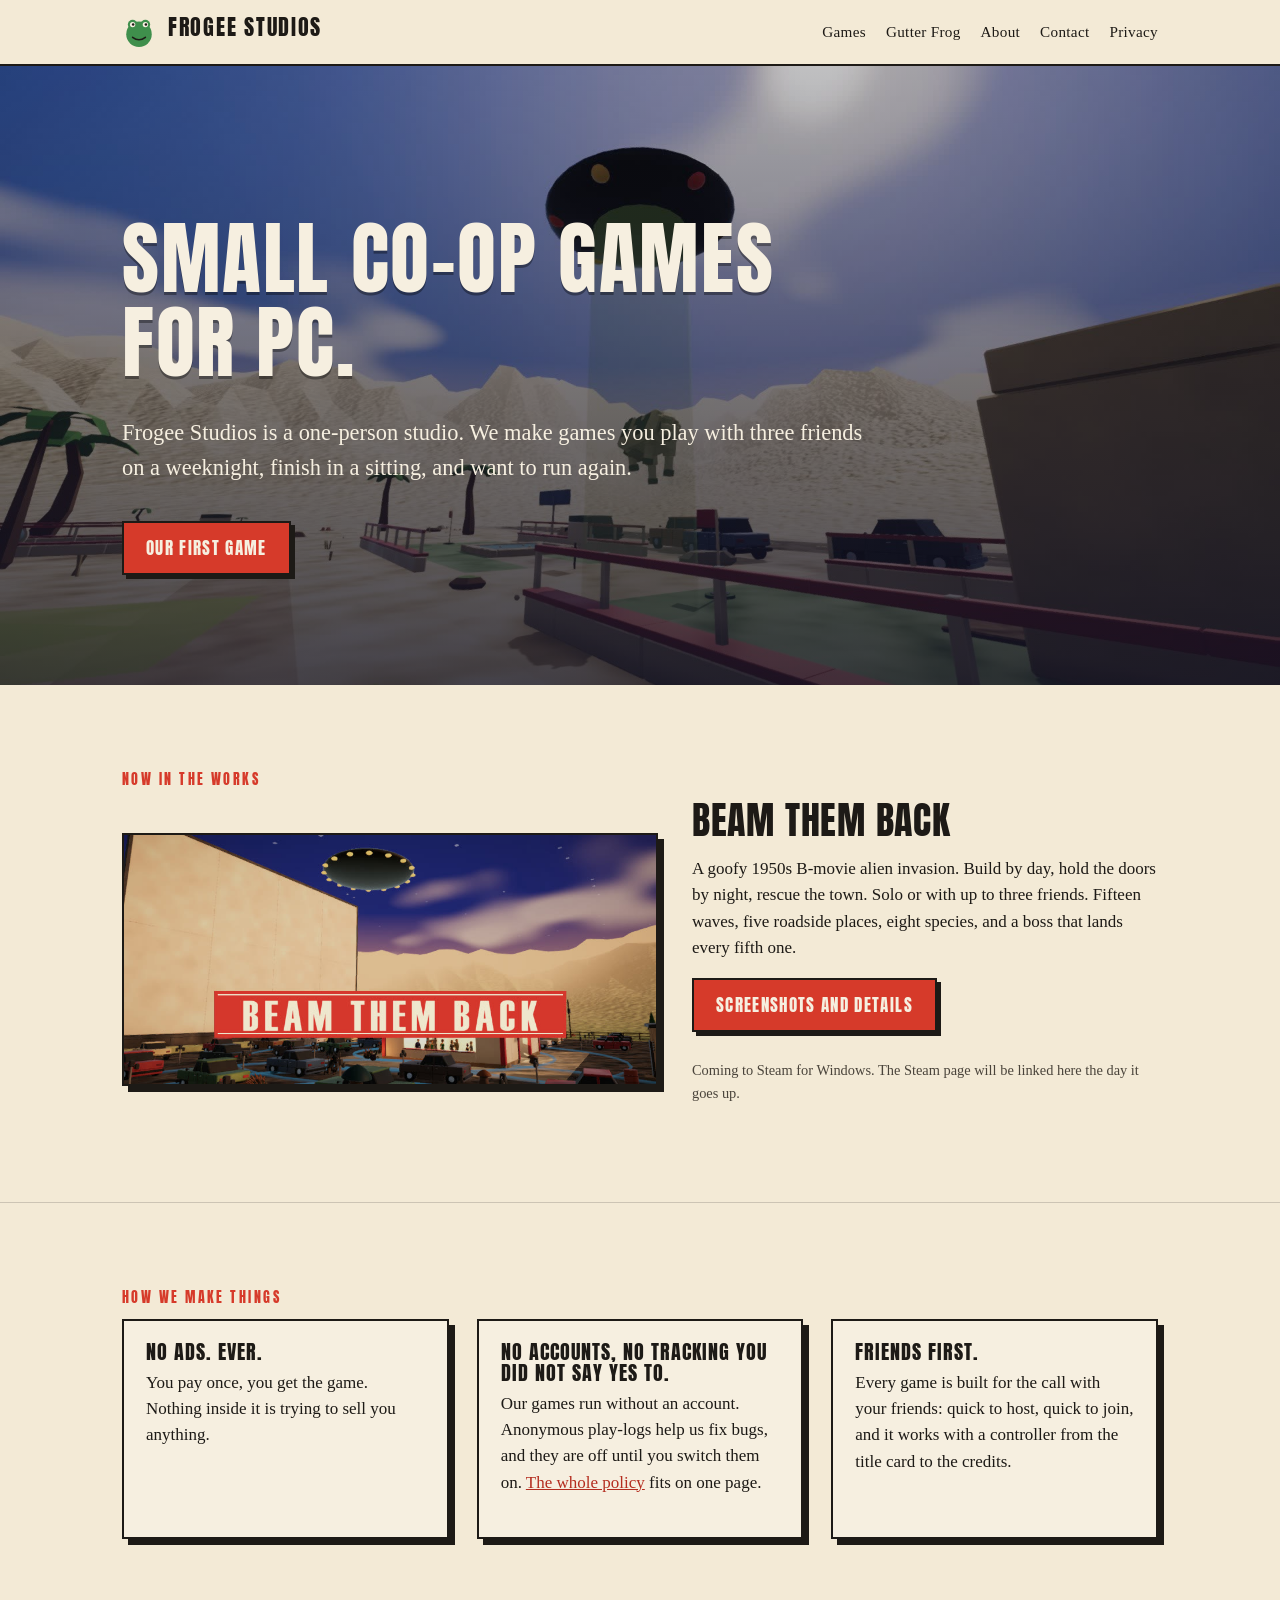
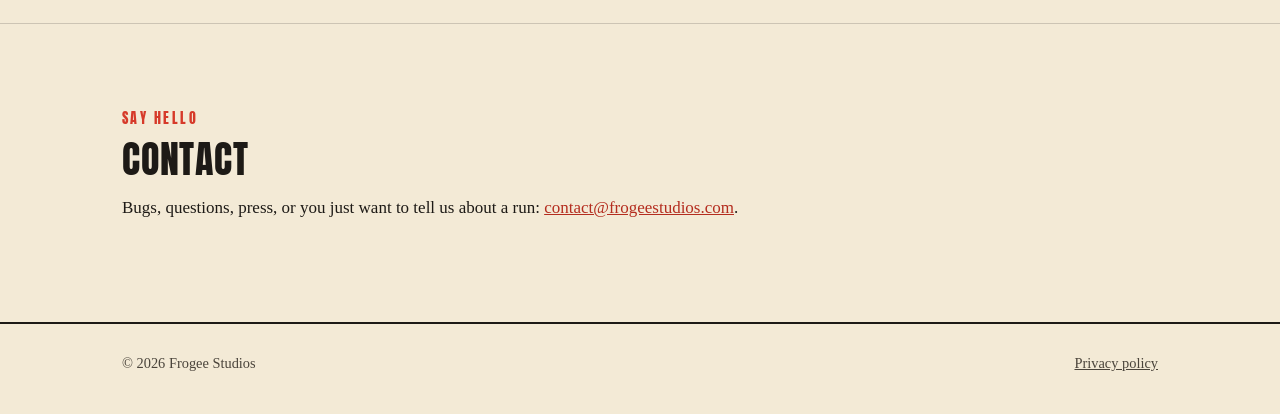
<file: index.html>
<!doctype html>
<html lang="en">
<head>
<meta charset="utf-8">
<meta name="viewport" content="width=device-width, initial-scale=1">
<title>Frogee Studios</title>
<meta name="description" content="Frogee Studios makes small co-op games for PC. First up: Beam Them Back, a goofy 1950s B-movie alien invasion for one to four players.">
<meta property="og:title" content="Frogee Studios">
<meta property="og:description" content="Small co-op games for PC. First up: Beam Them Back.">
<meta property="og:image" content="https://frogeestudios.com/assets/img/header.jpg">
<meta property="og:url" content="https://frogeestudios.com/">
<link rel="icon" href="assets/img/favicon.svg" type="image/svg+xml">
<link rel="preconnect" href="https://fonts.googleapis.com">
<link rel="preconnect" href="https://fonts.gstatic.com" crossorigin>
<link href="https://fonts.googleapis.com/css2?family=Anton&display=swap" rel="stylesheet">
<link rel="stylesheet" href="assets/site.css">
</head>
<body>

<header class="top">
  <div class="wrap">
    <a class="brand" href="/">
      <img class="frog" src="assets/img/favicon.svg" alt="">
      <span class="display">Frogee Studios</span>
    </a>
    <nav>
      <a href="#games">Games</a>
      <a href="/frog/">Gutter Frog</a>
      <a href="#about">About</a>
      <a href="#contact">Contact</a>
      <a href="/privacy/">Privacy</a>
    </nav>
  </div>
</header>

<div class="hero">
  <img class="bg" src="assets/img/hero.jpg" alt="">
  <div class="shade"></div>
  <div class="wrap">
    <h1>Small co-op games<br>for PC.</h1>
    <p class="lede">Frogee Studios is a one-person studio. We make games you play with three friends on a
      weeknight, finish in a sitting, and want to run again.</p>
    <a class="btn" href="/beam-them-back/">Our first game</a>
  </div>
</div>

<section id="games">
  <div class="wrap">
    <div class="kicker">Now in the works</div>
    <div class="game">
      <a href="/beam-them-back/" class="card" aria-label="Beam Them Back">
        <img src="assets/img/header.jpg" alt="Beam Them Back: a flying saucer over a desert drive-in at dusk">
      </a>
      <div>
        <h2>Beam Them Back</h2>
        <p>A goofy 1950s B-movie alien invasion. Build by day, hold the doors by night, rescue the town.
          Solo or with up to three friends. Fifteen waves, five roadside places, eight species, and a boss
          that lands every fifth one.</p>
        <p><a class="btn" href="/beam-them-back/">Screenshots and details</a></p>
        <p class="note">Coming to Steam for Windows. The Steam page will be linked here the day it goes up.</p>
      </div>
    </div>
  </div>
</section>

<section id="about">
  <div class="wrap">
    <div class="kicker">How we make things</div>
    <div class="cols">
      <div class="card"><div class="body">
        <h3>No ads. Ever.</h3>
        <p>You pay once, you get the game. Nothing inside it is trying to sell you anything.</p>
      </div></div>
      <div class="card"><div class="body">
        <h3>No accounts, no tracking you did not say yes to.</h3>
        <p>Our games run without an account. Anonymous play-logs help us fix bugs, and they are off until
          you switch them on. <a href="/privacy/">The whole policy</a> fits on one page.</p>
      </div></div>
      <div class="card"><div class="body">
        <h3>Friends first.</h3>
        <p>Every game is built for the call with your friends: quick to host, quick to join, and it works
          with a controller from the title card to the credits.</p>
      </div></div>
    </div>
  </div>
</section>

<section id="contact">
  <div class="wrap">
    <div class="kicker">Say hello</div>
    <h2>Contact</h2>
    <p>Bugs, questions, press, or you just want to tell us about a run:
      <a href="mailto:contact@frogeestudios.com">contact@frogeestudios.com</a>.</p>
  </div>
</section>

<footer>
  <div class="wrap">
    <span>&copy; 2026 Frogee Studios</span>
    <span><a href="/privacy/">Privacy policy</a></span>
  </div>
</footer>

</body>
</html>
</file>
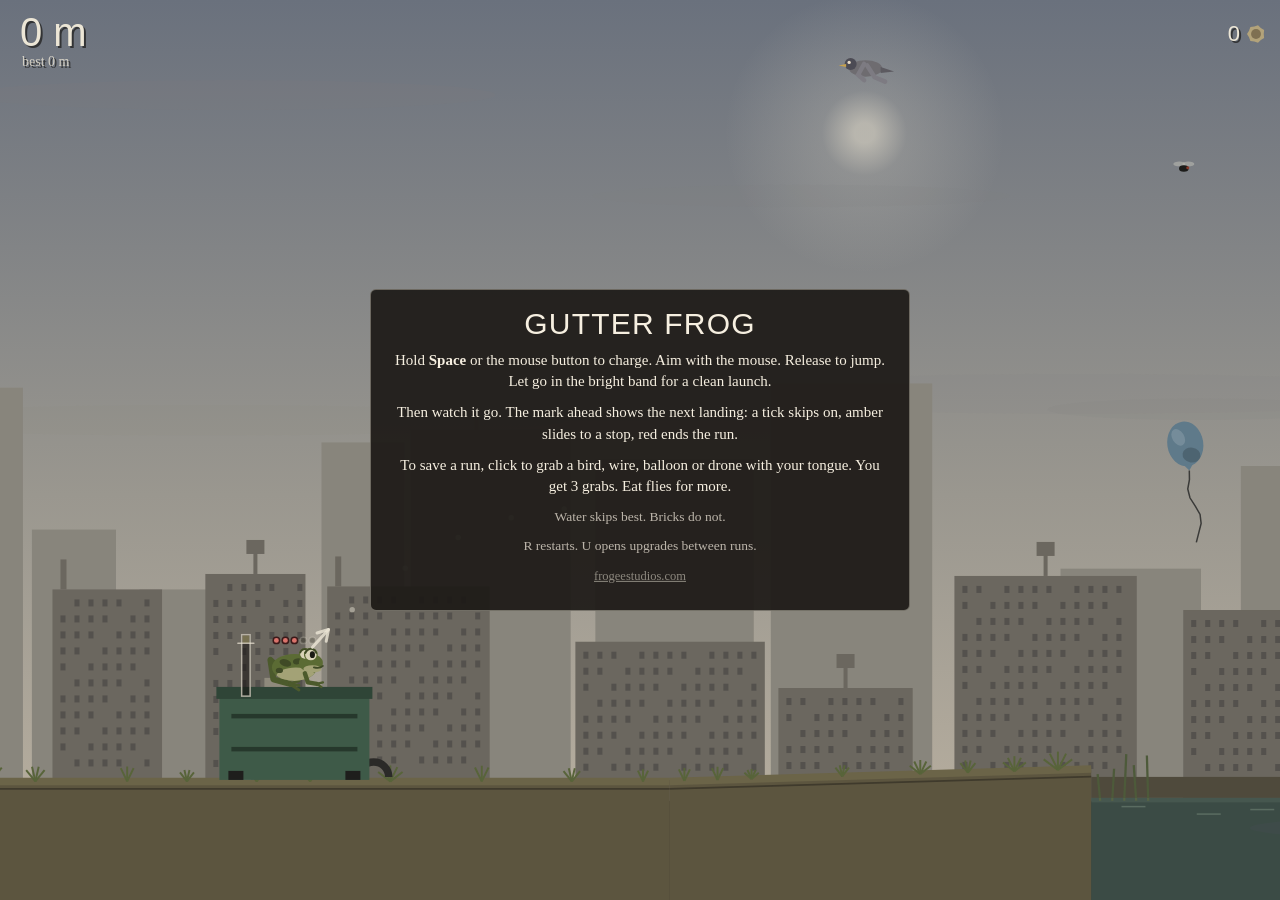
<file: frog/index.html>
<!doctype html>
<html lang="en">
<head>
<meta charset="utf-8">
<meta name="viewport" content="width=device-width, initial-scale=1, maximum-scale=1, user-scalable=no, viewport-fit=cover">
<meta name="apple-mobile-web-app-capable" content="yes">
<meta name="mobile-web-app-capable" content="yes">
<title>Gutter Frog</title>
<meta name="description" content="Gutter Frog: launch a frog across a grey city and keep it airborne with its tongue. A small browser game from Frogee Studios.">
<style>
  :root { --paper: #f3ead6; --ink: #1d1a16; --red: #d63a2a; --red-2: #b42d1f; --cream: #f6efe0; --gold: #e8d98a; }
  html, body { margin: 0; height: 100%; background: #1d1a16; color: var(--cream); font: 15px/1.45 Georgia, "Times New Roman", serif;
               overflow: hidden; overscroll-behavior: none; -webkit-text-size-adjust: 100%; }
  #stage { position: fixed; inset: 0; }
  canvas { display: block; width: 100%; height: 100%; touch-action: none; cursor: crosshair;
           -webkit-user-select: none; user-select: none; -webkit-touch-callout: none; -webkit-tap-highlight-color: transparent; }
  .panel { position: fixed; left: 50%; top: 50%; transform: translate(-50%, -50%); box-sizing: border-box;
           width: min(540px, calc(100vw - 20px)); max-height: calc(100vh - 20px); max-height: calc(100dvh - 20px); overflow-y: auto;
           background: rgba(29,26,22,.92); border: 1px solid rgba(246,239,224,.35); border-radius: 6px;
           padding: 18px 22px 16px; text-align: center; -webkit-user-select: none; user-select: none; }
  .panel h1, .panel h2 { font: 400 30px/1.05 Impact, "Arial Narrow", "Helvetica Neue", sans-serif; letter-spacing: .04em; text-transform: uppercase; margin: 0 0 10px; }
  .panel p { margin: 0 0 9px; }
  .panel .sub { color: rgba(246,239,224,.72); font-size: 13.5px; }
  .panel .big { font: 400 50px/1 Impact, "Arial Narrow", "Helvetica Neue", sans-serif; margin: 10px 0 4px; }
  .panel .big.best { color: var(--gold); }
  .panel .foot { margin-top: 12px; font-size: 12.5px; color: rgba(246,239,224,.5); }
  .panel .foot a { color: inherit; }
  .row { display: flex; flex-wrap: wrap; gap: 10px; justify-content: center; margin-top: 12px; }
  .btn { font: 400 15px/1 Impact, "Arial Narrow", "Helvetica Neue", sans-serif; letter-spacing: .08em; text-transform: uppercase;
         background: var(--red); color: var(--cream); border: 2px solid var(--ink); box-shadow: 3px 3px 0 #000;
         padding: 0 18px; min-height: 44px; min-width: 120px; cursor: pointer; touch-action: manipulation; }
  .btn:active { transform: translate(1px, 1px); box-shadow: 2px 2px 0 #000; }
  .btn.ghost { background: transparent; border-color: rgba(246,239,224,.45); box-shadow: none; }
  .btn[disabled] { background: rgba(80,74,66,.6); color: rgba(246,239,224,.6); cursor: default; }
  body.touch .kb { display: none; }
  body:not(.touch) .tp { display: none; }
  #shop .head { display: flex; justify-content: space-between; align-items: baseline; gap: 12px; }
  #shop .caps { font: 400 22px/1 Impact, "Arial Narrow", sans-serif; }
  .cap { display: inline-block; width: 14px; height: 14px; border-radius: 50%; background: #b3a37a; box-shadow: inset 0 0 0 4px #b3a37a, inset 0 0 0 7px #7f7052; vertical-align: -2px; margin-right: 4px; }
  .up { display: flex; align-items: center; gap: 12px; text-align: left; padding: 10px 8px; border-top: 1px solid rgba(246,239,224,.12); }
  .up .name { font: 400 18px/1.1 Impact, "Arial Narrow", sans-serif; letter-spacing: .03em; }
  .up .desc { font-size: 13px; color: rgba(246,239,224,.72); }
  .up .dots { white-space: nowrap; margin-top: 3px; }
  .up .dot { display: inline-block; width: 9px; height: 9px; border-radius: 50%; background: rgba(246,239,224,.18); margin-right: 5px; }
  .up .dot.on { background: var(--gold); }
  .up .txt { flex: 1; min-width: 0; }
  .up .btn { min-width: 96px; padding: 0 12px; font-size: 14px; }
  .up .need { font-size: 11px; color: rgba(246,239,224,.5); text-align: center; margin-top: 3px; }
  .up.bought { background: rgba(63,143,76,.22); }
  .up.short { background: rgba(214,58,42,.22); }
  .up .maxed { font: 400 14px/1 Impact, "Arial Narrow", sans-serif; color: rgba(246,239,224,.5); min-width: 96px; text-align: center; }
  @media (max-width: 480px) { .panel { padding: 14px 14px 12px; } .panel h1 { font-size: 26px; } .panel .big { font-size: 42px; } .up { gap: 8px; } }
</style>
</head>
<body>
<div id="stage"><canvas id="c"></canvas></div>

<div id="hint" class="panel" hidden>
  <h1>Gutter Frog</h1>
  <p class="kb">Hold <b>Space</b> or the mouse button to charge. Aim with the mouse. Release to jump. Let go in the bright band for a clean launch.</p>
  <p class="tp">Hold anywhere to charge, drag to aim, let go to jump. Let go in the bright band for a clean launch.</p>
  <p>Then watch it go. The mark ahead shows the next landing: a tick skips on, amber slides to a stop, red ends the run.</p>
  <p class="kb">To save a run, click to grab a bird, wire, balloon or drone with your tongue. You get 3 grabs. Eat flies for more.</p>
  <p class="tp">To save a run, tap to grab the marked bird, wire, balloon or drone with your tongue. Tap near a different one to grab that instead. You get 3 grabs. Eat flies for more.</p>
  <p class="sub">Water skips best. Bricks do not.</p>
  <p class="kb sub">R restarts. U opens upgrades between runs.</p>
  <p class="tp sub">Tap the screen after a run to go again.</p>
  <p class="foot"><a href="/">frogeestudios.com</a></p>
</div>

<div id="end" class="panel" hidden>
  <p id="endReason"></p>
  <div id="endM" class="big"></div>
  <div id="endBest" class="sub"></div>
  <p id="endDetail" class="sub"></p>
  <p id="endCaps"></p>
  <div class="row"><button class="btn" id="btnAgain">Again</button><button class="btn ghost" id="btnShop">Upgrades</button></div>
  <p class="foot kb">Space: again &middot; U: upgrades &middot; <a href="/">frogeestudios.com</a></p>
  <p class="foot tp"><a href="/">frogeestudios.com</a></p>
</div>

<div id="shop" class="panel" hidden>
  <div class="head"><h2>Upgrades</h2><span class="caps"><span class="cap"></span><span id="shopCaps"></span></span></div>
  <p class="sub">Bought between runs only. Nothing here changes what a button already does.</p>
  <div id="shopList"></div>
  <div class="row"><button class="btn ghost" id="btnClose">Close</button></div>
  <p class="foot kb">1 to 4 buys &middot; U or Esc closes</p>
</div>

<script>
(() => {
'use strict';

// =====================================================================
// TUNING — every feel constant lives here. Units: px, seconds, degrees.
// =====================================================================
const T = {
  GRAVITY: 600,             // px/s^2 (low: long, watchable arcs)
  AIR_DRAG: 0.04,           // fraction of velocity lost per second in the air
  ZOOM: 1.5,                // world magnification; the camera leads further ahead to compensate
  MAX_SPEED: 5000,          // px/s hard cap (legs have no level cap, so this is the real ceiling)
  LAUNCH_MIN: 480,          // px/s at 0% charge
  LAUNCH_MAX: 1120,         // px/s at 100% charge (before legs upgrade and bonus)
  CHARGE_TIME: 1.1,         // s from empty to full charge
  CHARGE_DECAY: 0.9,        // s from full charge to "tired" when held too long
  CHARGE_TIRED: 0.6,        // power the charge sinks to when held too long
  BONUS_WINDOW: 0.13,       // release window: charge in [1-window, 1] while still rising gets the bonus
  BONUS_WINDOW_STEP: 0.06,  // added to the window per "wider window" upgrade level
  BONUS_POWER: 1.15,        // launch speed multiplier for a clean release
  LEGS_STEP: 0.09,          // launch speed multiplier added per "stronger legs" level
  ANGLE_MIN: 12, ANGLE_MAX: 78,
  TONGUE_RANGE: 250,        // px, base grab range
  TONGUE_STEP: 45,          // px added per "longer tongue" level
  TONGUE_SPEED: 3400,       // px/s tongue extension
  SPRING_K: 14,             // /s^2 : pull acceleration = K * distance to anchor ...
  PULL_MAX: 3000,           // ... capped at this (px/s^2)
  TONGUE_HOLD: 0.32,        // s latched before the tongue snaps off
  LATCH_REDIRECT: 0.5,      // on latch, this fraction of the frog's speed is turned to point at the anchor (the yank)
  SNAP_BOOST: 1.12,         // velocity multiplier at snap-off
  SNAP_KICK: 140,           // px/s added along the tongue direction at snap-off
  START_CHARGES: 3, MAX_CHARGES: 5,
  SKIP_MIN_SPEED: 240,      // px/s needed to skip instead of stopping
  // impact angle (deg from horizontal) below which the frog skips; bounce = vertical kept; keep = horizontal kept
  SURF: {
    water: { skip: 65, bounce: 0.70, keep: 0.97 },
    dirt:  { skip: 48, bounce: 0.60, keep: 0.93 },
    road:  { skip: 46, bounce: 0.62, keep: 0.94 },
    roof:  { skip: 40, bounce: 0.55, keep: 0.90 },
  },
  WATER_HOP: 120,           // px/s minimum upward speed after a water skip (keeps the frog hopping while fast)
  LAND_SETTLE: 60,          // px/s: a land skip with less upward speed than this turns into a slide
  SLIDE_BAND: 14,           // deg above the skip angle that still counts as a rough landing (slide) on land
  SLIDE_KEEP: 0.75,         // horizontal speed kept on a rough landing
  SLIDE_FRICTION: 400,      // px/s^2 while sliding on land (slow enough to leave a window for a save)
  PREDICT_T: 5,             // s of flight the landing marker looks ahead
  WALL_MIN: 16,             // px step height that counts as a wall
  LIP: 30,                  // px: frog centre this close under a wall top clambers over it instead of hitting it
  PX_PER_M: 10,             // score scale
  CAPS_PER_M: 1 / 8,        // currency per metre (distance is the only score; flies pay in charges)
  // where anchors sit, in px above the ground, by band; a full launch tops out around 690 px up
  BANDS: { low: [100, 280], mid: [280, 460], high: [460, 660] },
  ANCHOR_GAP: 250,          // px between anchor slots at the start (+30 per 1000 px travelled, up to 10x)
  ANCHOR_PAIR: 0.35,        // chance a slot spawns a second anchor in another band
};

// cost is a function of the current level; max Infinity means it never stops
const UPGRADES = [
  { id: 'legs',   name: 'Stronger legs', desc: '+9% launch power per level, no limit', max: Infinity, cost: l => Math.round(40 * Math.pow(1.5, l)) },
  { id: 'tongue', name: 'Longer tongue', desc: '+45 px grab reach per level',          max: 5, cost: l => [30, 70, 150, 300, 600][l] },
  { id: 'charge', name: 'Extra charge',  desc: 'Start each run with one more grab',    max: 2, cost: l => [60, 140][l] },
  { id: 'window', name: 'Wider window',  desc: 'A wider clean-release window on the launch', max: 2, cost: l => [35, 80][l] },
];

// ---------------------------------------------------------------- save
const SAVE_KEY = 'gutter-frog-v1';
const save = { caps: 0, best: 0, flies: 0, runs: 0, seen: false, up: { legs: 0, tongue: 0, charge: 0, window: 0 } };
let memoryOnly = false;
function loadSave() {
  try {
    const raw = localStorage.getItem(SAVE_KEY);
    if (raw) {
      const o = JSON.parse(raw);
      save.caps = o.caps | 0; save.best = o.best | 0; save.flies = o.flies | 0; save.runs = o.runs | 0; save.seen = !!o.seen;
      for (const k in save.up) save.up[k] = Math.min(UPGRADES.find(u => u.id === k).max, (o.up && o.up[k]) | 0);
    }
  } catch (e) { memoryOnly = true; }
}
function persist() {
  if (memoryOnly) return;
  try { localStorage.setItem(SAVE_KEY, JSON.stringify(save)); } catch (e) { memoryOnly = true; }
}

// ---------------------------------------------------------------- canvas / viewport
// The canvas fills the viewport in CSS pixels (W x H). The world is drawn at zoom Z = cam.z * base, where base
// shrinks on small screens so a phone still sees far enough ahead. HUD text stays in CSS pixels.
const GROUND_Y = 440, REF_W = 960, REF_H = 540, START_X = 70;
// the score: furthest point reached, measured from the launch pad
const distM = () => Math.max(0, Math.floor((frog.maxX - START_X) / T.PX_PER_M));
const canvas = document.getElementById('c'), ctx = canvas.getContext('2d');
let W = REF_W, H = REF_H, dpr = 1, base = 1;
function resize() {
  dpr = Math.min(window.devicePixelRatio || 1, 2);
  W = Math.max(200, innerWidth); H = Math.max(200, innerHeight);
  canvas.width = Math.round(W * dpr); canvas.height = Math.round(H * dpr);
  base = clamp(Math.min(W / 900, H / 520), 0.5, 1) * T.ZOOM;
}
addEventListener('resize', resize);
if (window.visualViewport) visualViewport.addEventListener('resize', resize);
const Z = () => cam.z * base;

// ---------------------------------------------------------------- helpers
const clamp = (v, a, b) => v < a ? a : v > b ? b : v;
const lerp = (a, b, t) => a + (b - a) * t;
const DEG = Math.PI / 180;
function mulberry32(a) { return function () { a |= 0; a = a + 0x6D2B79F5 | 0; let t = Math.imul(a ^ a >>> 15, 1 | a); t = t + Math.imul(t ^ t >>> 7, 61 | t) ^ t; return ((t ^ t >>> 14) >>> 0) / 4294967296; }; }
const rangePx = () => T.TONGUE_RANGE + T.TONGUE_STEP * save.up.tongue;
const DISPLAY = 'Impact, "Arial Narrow", "Helvetica Neue", sans-serif';
const BODY = 'Georgia, "Times New Roman", serif';
resize();

// ---------------------------------------------------------------- world
let rng, world, frog, cam = null, particles, ripples, toasts, tNow = 0, ui;

function newWorld(seed) {
  rng = mulberry32(seed);
  world = { seed, spans: [], anchors: [], flies: [], genX: -800, nextAnchorX: 660 + rng() * 80, nextFlyX: 640 + rng() * 200,
            bgFar: [], bgMid: [], bgFarX: -600, bgMidX: -600, haze: [] };
  addSpan(-800, 320, 'dirt', GROUND_Y, GROUND_Y);
  for (let i = 0; i < 7; i++) world.haze.push({ x: rng() * 3000 - 500, y: 60 + rng() * 200, w: 300 + rng() * 500, h: 18 + rng() * 30, a: 0.05 + rng() * 0.07 });
  ensureWorld(2400);
}

function addSpan(x0, x1, type, y0, y1) {
  const s = { x0, x1, y0, y1, type, decor: [] };
  const len = x1 - x0;
  if (type === 'dirt') {
    for (let x = x0 + 10; x < x1 - 10; x += 22 + rng() * 40) s.decor.push({ k: 'tuft', x, h: 5 + rng() * 7, n: 3 + (rng() * 3 | 0) });
    if (rng() < 0.5) s.decor.push({ k: 'can', x: x0 + 30 + rng() * (len - 60) });
    if (rng() < 0.35) s.decor.push({ k: 'tire', x: x0 + 40 + rng() * (len - 80) });
  } else if (type === 'road') {
    s.decor.push({ k: 'manhole', x: x0 + 40 + rng() * (len - 80) });
    if (rng() < 0.6) s.decor.push({ k: 'puddle', x: x0 + 30 + rng() * (len - 60), w: 40 + rng() * 50 });
    if (rng() < 0.4) s.decor.push({ k: 'hydrant', x: x0 + 20 + rng() * (len - 40) });
  } else if (type === 'water') {
    for (let x = x0 + 6; x < x0 + 40; x += 8) s.decor.push({ k: 'reed', x, h: 14 + rng() * 18 });
    for (let x = x1 - 40; x < x1 - 6; x += 8) s.decor.push({ k: 'reed', x, h: 14 + rng() * 18 });
    if (rng() < 0.5) s.decor.push({ k: 'bottle', x: x0 + 60 + rng() * (len - 120), p: rng() * 6.28 });
    s.wave = rng() * 6.28;
  } else if (type === 'roof') {
    const cols = [['#6e4c3d', '#5b3f33'], ['#74706a', '#5e5a55'], ['#5c5450', '#4a4440'], ['#7a6b58', '#63574a']];
    const c = cols[rng() * cols.length | 0];
    s.col = c[0]; s.col2 = c[1]; s.wseed = rng() * 1000 | 0; s.wcell = 26 + (rng() * 12 | 0);
    if (rng() < 0.55) s.decor.push({ k: 'ac', x: x0 + 30 + rng() * (len - 90) });
    if (rng() < 0.4) s.decor.push({ k: 'pipe', x: x0 + 20 + rng() * (len - 40), h: 14 + rng() * 20 });
    if (rng() < 0.22 && len > 220) s.decor.push({ k: 'tank', x: x0 + 60 + rng() * (len - 140) });
    if (rng() < 0.4) s.decor.push({ k: 'antenna', x: x0 + 15 + rng() * (len - 30), h: 30 + rng() * 40 });
  }
  world.spans.push(s);
  world.genX = x1;
}

function genSpan() {
  const x0 = world.genX;
  const last = world.spans[world.spans.length - 1];
  const d = Math.max(0, (x0 - 600) / 1000);
  const r = rng();
  let type;
  if (last.type === 'roof') type = r < 0.3 ? 'roof' : r < 0.75 ? 'dirt' : 'road';
  else if (last.type === 'water') type = r < 0.55 ? 'dirt' : r < 0.85 ? 'road' : 'roof';
  else type = r < 0.36 ? 'dirt' : r < 0.56 ? 'road' : r < 0.91 ? 'water' : 'roof';
  if (x0 < 900 && type === 'roof') type = 'dirt'; // no bricks in front of the launch
  let len, y0, y1;
  const onGround = last.type === 'dirt' || last.type === 'road';
  if (type === 'dirt') {
    len = 200 + rng() * 320;
    y0 = onGround ? last.y1 : GROUND_Y + (rng() * 10 - 5);
    y1 = clamp(y0 + (rng() * 18 - 9), GROUND_Y - 14, GROUND_Y + 10);
  } else if (type === 'road') {
    len = 220 + rng() * 300;
    y0 = y1 = onGround ? last.y1 : GROUND_Y;
  } else if (type === 'water') {
    len = 260 + rng() * (360 + 90 * Math.min(d, 6));
    y0 = y1 = GROUND_Y + 12;
  } else {
    len = 170 + rng() * 280;
    const h = 80 + rng() * (110 + 30 * Math.min(d, 4));
    y0 = y1 = Math.max(150, GROUND_Y - h);
    if (last.type === 'roof' && Math.abs(y0 - last.y0) < 36) y0 = y1 = last.y0; // same building, longer roof
  }
  addSpan(x0, x0 + len, type, y0, y1);
}

function ensureWorld(toX) {
  while (world.genX < toX + 700) genSpan();
  while (world.nextAnchorX < toX + 300) placeAnchor();
  while (world.nextFlyX < toX + 300) placeFly();
  while (world.bgFarX < toX * 0.15 + REF_W * 1.5) { const w = 40 + rng() * 90, h = 120 + rng() * 240; world.bgFar.push({ x: world.bgFarX, w, h, k: rng() }); world.bgFarX += w + rng() * 30; }
  while (world.bgMidX < toX * 0.38 + REF_W * 1.5) { const w = 60 + rng() * 120, h = 70 + rng() * 170; world.bgMid.push({ x: world.bgMidX, w, h, k: rng() }); world.bgMidX += w + rng() * 60; }
  // cull what is far behind the camera
  const cx = cam ? cam.x : 0;
  while (world.spans.length > 2 && world.spans[1].x1 < cx - 2500) world.spans.shift();
  world.anchors = world.anchors.filter(a => a.x > cx - 1500);
  world.flies = world.flies.filter(f => f.x > cx - 1500);
  world.bgFar = world.bgFar.filter(b => b.x + b.w > cx * 0.15 - REF_W * 1.5);
  world.bgMid = world.bgMid.filter(b => b.x + b.w > cx * 0.38 - REF_W * 1.5);
}

function spanIndexAt(x) {
  const s = world.spans; let lo = 0, hi = s.length - 1;
  while (lo < hi) { const m = (lo + hi + 1) >> 1; if (s[m].x0 <= x) lo = m; else hi = m - 1; }
  return lo;
}
const spanAt = x => world.spans[spanIndexAt(x)];
function surfaceY(x) {
  const s = spanAt(x);
  const t = clamp((x - s.x0) / (s.x1 - s.x0), 0, 1);
  return s.y0 + (s.y1 - s.y0) * t;
}
const isGround = x => { const t = spanAt(x).type; return t === 'dirt' || t === 'road'; };

function placeAnchor() {
  let x = world.nextAnchorX;
  const d = Math.max(0, (x - 600) / 1000);
  // every building gets one anchor within reach in front of its wall: the wall is the classic save moment
  const guard = world.spans.find(s => s.type === 'roof' && !s.guarded && s.x0 > x - 60 && s.x0 < x + 520);
  if (guard) { guard.guarded = true; x = Math.max(x - 60, guard.x0 - 300 - rng() * 120); }
  const r = rng();
  const band = guard ? (r < 0.6 ? 'low' : 'mid') : r < 0.45 ? 'low' : r < 0.78 ? 'mid' : 'high';
  spawnAnchor(x, band, d, guard);
  if (rng() < T.ANCHOR_PAIR) spawnAnchor(x + rng() * 160 - 80, band === 'low' ? (rng() < 0.5 ? 'mid' : 'high') : band === 'mid' ? (rng() < 0.5 ? 'low' : 'high') : 'mid', d, null);
  world.nextAnchorX += T.ANCHOR_GAP + 30 * Math.min(d, 10) + rng() * 160 - 50;
}
function spawnAnchor(x, band, d, guard) {
  const [lo, hi] = T.BANDS[band];
  const sy = surfaceY(x);
  let y = GROUND_Y - (lo + rng() * (hi - lo));
  y = Math.min(y, sy - 100);
  if (guard) y = Math.min(y, guard.y0 - 70);
  const r = rng();
  const droneBias = Math.min(d, 6) * 0.03;
  let type = r < 0.34 - droneBias ? 'bird' : r < 0.54 - droneBias ? 'balloon' : r < 0.76 - droneBias ? 'wire' : 'drone';
  if (type === 'wire' && (band !== 'low' || !(isGround(x - 100) && isGround(x + 100)))) type = rng() < 0.5 ? 'bird' : 'balloon';
  if (world.anchors.length === 0 && type === 'bird') type = band === 'low' && isGround(x - 100) && isGround(x + 100) ? 'wire' : 'balloon'; // the first read never moves away
  const a = { type, x, y, bx: x, by: y, phase: rng() * 6.28, tugx: 0, tugy: 0, yank: 0 };
  if (type === 'bird') { a.vx = (rng() < 0.72 ? -1 : 1) * (70 + rng() * 90 + Math.min(d, 6) * 9); a.by = Math.min(a.by, GROUND_Y - 170); a.y = a.by; }
  if (type === 'drone') { a.amp = 50 + rng() * 60; a.spd = 0.8 + rng() * 0.6 + Math.min(d, 6) * 0.08; }
  if (type === 'balloon') { a.hue = rng() < 0.5 ? '#9a4a44' : rng() < 0.5 ? '#b0a15a' : '#5f7a8a'; a.drift = rng() * 2 - 1; }
  if (type === 'wire') { a.x0 = x - 100; a.x1 = x + 100; a.sag = 26 + rng() * 22; a.y = Math.max(a.y, 120); }
  world.anchors.push(a);
}
function wirePoint(a, t) {
  const sag = a.sag * 4 * t * (1 - t);
  return { x: a.x0 + (a.x1 - a.x0) * t, y: a.y + sag + a.tugy * 4 * t * (1 - t) };
}
function anchorPoint(a, wt) {
  if (a.type === 'wire') return wirePoint(a, wt);
  return { x: a.x + a.tugx, y: a.y + a.tugy };
}

function placeFly() {
  let x = world.nextFlyX;
  const d = Math.max(0, (x - 600) / 1000);
  const dd = Math.min(d, 8);
  const style = rng();
  let y, tag;
  if (style < 0.3) { y = GROUND_Y - (320 + 40 * dd + rng() * 160); tag = 'high'; }
  else if (style < 0.5) {
    const s = spanAt(x);
    if (s.type === 'water') { x = s.x0 + 60 + rng() * (s.x1 - s.x0 - 120); y = s.y0 - 26 - rng() * 18; tag = 'low'; }
    else { y = surfaceY(x) - 46 - rng() * 14; tag = 'skim'; }
  } else if (style < 0.72) {
    const s = spanAt(x);
    const roof = s.type === 'roof' ? s : world.spans.slice(spanIndexAt(x)).find(q => q.type === 'roof' && q.x0 < x + 500);
    if (roof) { x = roof.x0 + 18 + rng() * 20; y = roof.y0 - 28 - rng() * 12; tag = 'lip'; }
    else { y = GROUND_Y - (300 + rng() * 140 + 30 * dd); tag = 'high'; }
  } else {
    let best = null, bd = 1e9;
    for (const a of world.anchors) { const dx = Math.abs(a.x - x); if (dx < bd) { bd = dx; best = a; } }
    if (best && bd < 400) { x = best.x + 60 + rng() * 40; y = best.y - 80 - rng() * 50 - 20 * dd; tag = 'shadow'; }
    else { y = GROUND_Y - (300 + rng() * 140 + 30 * dd); tag = 'high'; }
  }
  y = Math.min(y, surfaceY(x) - 22);
  y = Math.max(y, 30);
  world.flies.push({ x, y, bx: x, by: y, phase: rng() * 6.28, tag, t: rng() * 10 });
  world.nextFlyX += 520 + 70 * dd + rng() * 380;
}

// ---------------------------------------------------------------- run
function newRun() {
  cam = null; // the old camera must not cull the new world
  newWorld((Math.random() * 1e9) | 0);
  frog = {
    x: START_X, y: GROUND_Y - 62 - 13, vx: 0, vy: 0, r: 13, state: 'ready', facing: 1,
    charge: 0, chargeT: 0, chargeRising: true, angle: 48, aimByMouse: false,
    charges: T.START_CHARGES + save.up.charge, tongue: null, pick: null,
    maxX: START_X, skips: 0, waterSkips: 0, flies: 0, grabs: 0, stretchT: 0, squashT: 0, airT: 0,
    endT: 0, endReason: '', noChargeT: 0, capsEarned: 0, bonus: false, lockT: 0, newBest: false,
  };
  cam = { x: frog.x + 260, y: GROUND_Y + 80 - REF_H / 2, z: 1 };
  particles = []; ripples = []; toasts = [];
  ui = { shop: false, endShown: false };
}

function launch() {
  const f = frog, c = f.charge;
  const win = T.BONUS_WINDOW + T.BONUS_WINDOW_STEP * save.up.window;
  const bonus = f.chargeRising && c >= 1 - win;
  let v = T.LAUNCH_MIN + (T.LAUNCH_MAX - T.LAUNCH_MIN) * c;
  v *= 1 + T.LEGS_STEP * save.up.legs;
  if (bonus) v *= T.BONUS_POWER;
  const a = f.angle * DEG;
  f.vx = Math.cos(a) * v; f.vy = -Math.sin(a) * v;
  f.state = 'flying'; f.stretchT = 0.18; f.bonus = bonus; f.airT = 0;
  if (bonus) toast('CLEAN', f.x, f.y - 40, '#e8d98a');
  fx('dust', f.x - 6, f.y + 13, 400);
  save.seen = true; save.runs++; persist();
}

function endRun(reason) {
  const f = frog;
  if (f.state === 'ended') return;
  f.state = 'ended'; f.endReason = reason; f.endT = 0; f.tongue = null;
  const m = distM();
  f.capsEarned = Math.floor(m * T.CAPS_PER_M);
  save.caps += f.capsEarned; save.flies += f.flies;
  if (m > save.best) { save.best = m; f.newBest = true; }
  persist();
}

function restart() { newRun(); }

// ---------------------------------------------------------------- tongue
function pickTarget() {
  const f = frog, R = rangePx(), R2 = R * R;
  let best = null, bd = 1e18;
  const mx = mouse.wx, my = mouse.wy;
  for (const a of world.anchors) {
    if (Math.abs(a.x - f.x) > R + 130) continue;
    if (a.type === 'wire') {
      for (let i = 0; i <= 14; i++) {
        const t = i / 14, p = wirePoint(a, t);
        const dx = p.x - f.x, dy = p.y - f.y;
        if (dx * dx + dy * dy > R2) continue;
        const cd = (p.x - mx) ** 2 + (p.y - my) ** 2;
        if (cd < bd) { bd = cd; best = { anchor: a, wt: t, x: p.x, y: p.y }; }
      }
    } else {
      const p = anchorPoint(a);
      const dx = p.x - f.x, dy = p.y - f.y;
      if (dx * dx + dy * dy > R2) continue;
      const cd = (p.x - mx) ** 2 + (p.y - my) ** 2;
      if (cd < bd) { bd = cd; best = { anchor: a, wt: 0, x: p.x, y: p.y }; }
    }
  }
  return best;
}

function fireTongue() {
  const f = frog;
  if (f.tongue || f.lockT > 0) return;
  if (f.charges <= 0) { f.noChargeT = 0.5; return; }
  const p = pickTarget();
  if (!p) {
    const dx = mouse.wx - f.x, dy = mouse.wy - f.y, dl = Math.hypot(dx, dy) || 1;
    f.tongue = { phase: 'out', miss: true, len: 0, missLen: rangePx() * 0.55, dirx: dx / dl, diry: dy / dl };
    f.lockT = 0.25;
    return;
  }
  f.tongue = { phase: 'out', miss: false, len: 0, anchor: p.anchor, wt: p.wt, holdT: 0 };
}

function tongueTip() {
  const f = frog, tg = f.tongue;
  const m = mouth();
  if (tg.miss) return { x: m.x + tg.dirx * tg.len, y: m.y + tg.diry * tg.len };
  const p = anchorPoint(tg.anchor, tg.wt);
  const dx = p.x - m.x, dy = p.y - m.y, dl = Math.hypot(dx, dy) || 1;
  const l = Math.min(tg.len, dl);
  return { x: m.x + dx / dl * l, y: m.y + dy / dl * l };
}
function mouth() { return { x: frog.x + frog.facing * 15, y: frog.y - 1 }; }

function updateTongue(dt) {
  const f = frog, tg = f.tongue;
  if (tg.phase === 'out') {
    tg.len += T.TONGUE_SPEED * dt;
    if (tg.miss) { if (tg.len >= tg.missLen) tg.phase = 'in'; return; }
    const p = anchorPoint(tg.anchor, tg.wt), m = mouth();
    const dist = Math.hypot(p.x - m.x, p.y - m.y);
    if (tg.len >= dist) {
      tg.phase = 'hold'; tg.holdT = 0; f.charges--; f.grabs++;
      if (f.state === 'sliding') { f.state = 'flying'; f.vy = -80; }
      { // the yank: part of the speed swings toward the anchor at once
        const dx = p.x - f.x, dy = p.y - f.y, dl = Math.hypot(dx, dy) || 1, sp = Math.hypot(f.vx, f.vy), k = T.LATCH_REDIRECT;
        f.vx = f.vx * (1 - k) + dx / dl * sp * k; f.vy = f.vy * (1 - k) + dy / dl * sp * k;
      }
      if (tg.anchor.type === 'bird') fx('feather', p.x, p.y, 80);
    }
  } else if (tg.phase === 'hold') {
    tg.holdT += dt;
    const p = anchorPoint(tg.anchor, tg.wt);
    const dx = p.x - f.x, dy = p.y - f.y, dist = Math.hypot(dx, dy) || 1;
    const acc = Math.min(T.SPRING_K * dist, T.PULL_MAX);
    f.vx += acc * dx / dist * dt; f.vy += acc * dy / dist * dt;
    tg.len = dist;
    const a = tg.anchor;
    a.tugx = lerp(a.tugx, -dx / dist * 9, 0.3); a.tugy = lerp(a.tugy, -dy / dist * 9, 0.3);
    // flies caught on the tongue
    const m = mouth();
    for (const fl of world.flies) if (!fl.dead && segDist(m.x, m.y, p.x, p.y, fl.x, fl.y) < 12) eatFly(fl);
    if (tg.holdT >= T.TONGUE_HOLD) {
      f.vx *= T.SNAP_BOOST; f.vy *= T.SNAP_BOOST;
      f.vx += dx / dist * T.SNAP_KICK; f.vy += dy / dist * T.SNAP_KICK;
      capSpeed();
      tg.phase = 'in'; a.yank = 0.6;
      if (a.type === 'bird') { a.vx *= -1; fx('feather', p.x, p.y, 120); }
    }
  } else {
    tg.len -= T.TONGUE_SPEED * 1.5 * dt;
    if (tg.len <= 0) f.tongue = null;
  }
}
function segDist(ax, ay, bx, by, px, py) {
  const dx = bx - ax, dy = by - ay, l2 = dx * dx + dy * dy || 1;
  const t = clamp(((px - ax) * dx + (py - ay) * dy) / l2, 0, 1);
  return Math.hypot(ax + dx * t - px, ay + dy * t - py);
}
function capSpeed() {
  const f = frog, s = Math.hypot(f.vx, f.vy);
  if (s > T.MAX_SPEED) { f.vx *= T.MAX_SPEED / s; f.vy *= T.MAX_SPEED / s; }
}
function eatFly(fl) {
  fl.dead = true;
  const f = frog;
  if (f.charges < T.MAX_CHARGES) { f.charges++; toast('+1', f.x, f.y - 36, '#cfe3a8'); }
  else toast('full', f.x, f.y - 36, '#b9b3a0');
  f.flies++;
  fx('wing', fl.x, fl.y, 40);
}

// ---------------------------------------------------------------- physics
function stepFrog(dt) {
  const f = frog;
  if (f.state === 'charging') {
    f.chargeT += dt;
    if (f.chargeT <= T.CHARGE_TIME) { f.charge = f.chargeT / T.CHARGE_TIME; f.chargeRising = true; }
    else { f.chargeRising = false; const k = Math.min(1, (f.chargeT - T.CHARGE_TIME) / T.CHARGE_DECAY); f.charge = 1 - (1 - T.CHARGE_TIRED) * k; }
    return;
  }
  if (f.state === 'flying') {
    f.airT += dt;
    f.vy += T.GRAVITY * dt;
    if (f.tongue) updateTongue(dt);
    if (f.state !== 'flying') return;
    const dr = Math.max(0, 1 - T.AIR_DRAG * dt); f.vx *= dr; f.vy *= dr;
    capSpeed();
    const px = f.x, py = f.y;
    f.x += f.vx * dt; f.y += f.vy * dt;
    if (Math.abs(f.vx) > 30) f.facing = f.vx > 0 ? 1 : -1;
    walls(px, py);
    if (f.state !== 'flying') return;
    const sy = surfaceY(f.x);
    if (f.y + f.r > sy && f.vy > 0) impact(sy);
    f.maxX = Math.max(f.maxX, f.x);
    for (const fl of world.flies) if (!fl.dead && Math.abs(fl.x - f.x) < 24 && Math.abs(fl.y - f.y) < 22) eatFly(fl);
    return;
  }
  if (f.state === 'sliding') {
    if (f.tongue) updateTongue(dt);
    if (f.state !== 'sliding') return;
    const fr = T.SLIDE_FRICTION * dt;
    if (Math.abs(f.vx) <= fr) f.vx = 0; else f.vx -= Math.sign(f.vx) * fr;
    const px = f.x;
    f.x += f.vx * dt;
    walls(px, f.y);
    if (f.state !== 'sliding') return;
    const sp = spanAt(f.x), sy = surfaceY(f.x);
    if (sp.type === 'water') { fx('splash', f.x, sy, 300); endRun('sank'); return; }
    if (sy > f.y + f.r + 14) { f.state = 'flying'; f.vy = 0; return; } // slid off an edge
    f.y = sy - f.r;
    f.maxX = Math.max(f.maxX, f.x);
    if (f.vx === 0) endRun('stopped');
    return;
  }
  if (f.state === 'ended') {
    f.endT += dt;
    if (f.endReason === 'sank') { f.y += 18 * dt; return; }
    if (f.endReason === 'wall') {
      f.vy += T.GRAVITY * dt; f.y += f.vy * dt; f.vx = 0;
      const sy = surfaceY(f.x); if (f.y + f.r > sy) { f.y = sy - f.r; f.vy = 0; }
    }
  }
}

// A step between two spans on the way from px to x: null, { lip: topY } (clambers over) or { wall: x } (stops dead).
function wallBetween(px, x, y, r) {
  if (x === px) return null;
  const dir = x > px ? 1 : -1;
  const i0 = spanIndexAt(Math.min(px, x)), i1 = spanIndexAt(Math.max(px, x));
  const S = world.spans;
  for (let k = i0 + 1; k <= i1; k++) {
    const yL = S[k - 1].y1, yR = S[k].y0;
    const yFrom = dir > 0 ? yL : yR, yTo = dir > 0 ? yR : yL;
    if (yTo < yFrom - T.WALL_MIN && y + r > yTo + 2) {
      if (y < yTo + T.LIP) return { lip: yTo };
      return { wall: S[k].x0 - dir * (r + 1) };
    }
  }
  return null;
}
function walls(px, py) {
  const f = frog;
  const w = wallBetween(px, f.x, f.y, f.r);
  if (!w) return;
  if (w.lip !== undefined) { f.y = w.lip - f.r; toast('clambered', f.x, f.y - 30, '#b9b3a0'); fx('dust', f.x, w.lip, 150); return; }
  f.x = w.wall; f.vx = 0; f.vy = Math.max(f.vy, 0);
  fx('dust', f.x, f.y, 300); endRun('wall');
}

// What a landing on this surface with this velocity does: 'skip' | 'slide' | 'sink' | 'crumpled' | 'splat'
function classifyImpact(type, vx, vy) {
  const S = T.SURF[type], speed = Math.hypot(vx, vy);
  const ang = Math.atan2(vy, Math.abs(vx)) / DEG; // 0 = grazing, 90 = straight down
  if (ang < S.skip && speed > T.SKIP_MIN_SPEED) return 'skip';
  if (type === 'water') return 'sink';
  if (ang < S.skip + T.SLIDE_BAND || speed < T.SKIP_MIN_SPEED) return 'slide';
  return ang > 62 ? 'splat' : 'crumpled';
}
const FATAL = { sink: 1, crumpled: 1, splat: 1, wall: 1 };

function impact(sy) {
  const f = frog, sp = spanAt(f.x), S = T.SURF[sp.type];
  const speed = Math.hypot(f.vx, f.vy);
  const kind = classifyImpact(sp.type, f.vx, f.vy);
  f.y = sy - f.r;
  const water = sp.type === 'water';
  if (kind === 'skip') {
    const vyIn = f.vy;
    f.vy = -f.vy * S.bounce; f.vx *= S.keep;
    if (water && f.vy > -T.WATER_HOP) f.vy = -T.WATER_HOP;
    if (!water && f.vy > -T.LAND_SETTLE) { f.vy = 0; f.state = 'sliding'; f.squashT = 0.2; return; }
    f.skips++; if (water) f.waterSkips++;
    f.squashT = 0.16;
    if (vyIn > 90) { fx(water ? 'splash' : 'dust', f.x, sy, speed); if (water) ripple(f.x, sy); }
    return;
  }
  if (kind === 'sink') { fx('splash', f.x, sy, speed); ripple(f.x, sy); ripple(f.x + 8, sy); endRun('sank'); return; }
  if (kind === 'slide') {
    f.vy = 0; f.vx *= T.SLIDE_KEEP; f.state = 'sliding'; f.squashT = 0.25; fx('dust', f.x, sy, speed); return;
  }
  f.vx = 0; f.vy = 0; f.squashT = 0.6; fx('dust', f.x, sy, speed);
  endRun(kind);
}

// Where the frog lands if nothing is done: drawn ahead of it so a save can be read in time.
function predictImpact() {
  const f = frog;
  let x = f.x, y = f.y, vx = f.vx, vy = f.vy;
  const dt = 1 / 60, n = Math.round(T.PREDICT_T / dt);
  for (let i = 0; i < n; i++) {
    vy += T.GRAVITY * dt;
    const dr = 1 - T.AIR_DRAG * dt; vx *= dr; vy *= dr;
    const px = x; x += vx * dt; y += vy * dt;
    if (x > world.genX - 100 || x < world.spans[0].x0 + 50) return null;
    const w = wallBetween(px, x, y, f.r);
    if (w) { if (w.lip !== undefined) y = w.lip - f.r; else return { x: w.wall, y, kind: 'wall', t: i * dt }; }
    const sy = surfaceY(x);
    if (y + f.r > sy && vy > 0) return { x, y: sy, kind: classifyImpact(spanAt(x).type, vx, vy), t: i * dt };
  }
  return null;
}

function updateAnchors(dt) {
  for (const a of world.anchors) {
    a.yank = Math.max(0, a.yank - dt);
    if (!(frog.tongue && !frog.tongue.miss && frog.tongue.anchor === a && frog.tongue.phase === 'hold')) { a.tugx *= 0.85; a.tugy *= 0.85; }
    if (a.type === 'bird') { a.bx += a.vx * dt; a.x = a.bx; a.y = a.by + Math.sin(tNow * 3 + a.phase) * 7; }
    else if (a.type === 'balloon') { a.y = a.by + Math.sin(tNow * 0.8 + a.phase) * 18; a.x = a.bx + Math.sin(tNow * 0.5 + a.phase) * 12; }
    else if (a.type === 'drone') { a.x = a.bx + Math.sin(tNow * a.spd + a.phase) * a.amp; a.y = a.by + Math.sin(tNow * 2.1 + a.phase) * 6; }
  }
  for (const fl of world.flies) { fl.t += dt; fl.x = fl.bx + Math.cos(fl.t * 5 + fl.phase) * 6; fl.y = fl.by + Math.sin(fl.t * 7 + fl.phase) * 4; }
  world.flies = world.flies.filter(fl => !fl.dead);
}

// ---------------------------------------------------------------- fx
function fx(kind, x, y, speed) {
  const n = kind === 'splash' ? 14 : kind === 'feather' ? 6 : kind === 'wing' ? 5 : 8;
  for (let i = 0; i < n; i++) {
    const a = -Math.PI / 2 + (Math.random() - 0.5) * 1.6;
    const s = (kind === 'splash' ? 120 + speed * 0.25 : kind === 'feather' ? 60 : 80) * (0.4 + Math.random());
    particles.push({
      x, y, vx: Math.cos(a) * s + (kind === 'splash' ? frog.vx * 0.15 : 0), vy: Math.sin(a) * s,
      life: kind === 'feather' ? 1.4 : 0.6 + Math.random() * 0.4, age: 0, kind,
      r: kind === 'splash' ? 2 + Math.random() * 2.5 : kind === 'feather' ? 3 : 2 + Math.random() * 3,
      col: kind === 'splash' ? '#8ea192' : kind === 'dust' ? '#8a8272' : kind === 'feather' ? '#a9a6ad' : '#b9b9b0',
      g: kind === 'feather' ? 60 : kind === 'wing' ? 0 : 500, spin: Math.random() * 6.28,
    });
  }
}
function ripple(x, y) { ripples.push({ x, y, r: 4, age: 0, life: 1.1 }); }
function toast(txt, x, y, col) { toasts.push({ txt, x, y, col, age: 0, life: 1.0 }); }
function updateFx(dt) {
  for (const p of particles) { p.age += dt; p.vy += p.g * dt; p.x += p.vx * dt; p.y += p.vy * dt; if (p.kind === 'feather') p.vx *= 0.97; }
  particles = particles.filter(p => p.age < p.life);
  for (const r of ripples) { r.age += dt; r.r += 40 * dt; }
  ripples = ripples.filter(r => r.age < r.life);
  for (const t of toasts) { t.age += dt; t.y -= 24 * dt; }
  toasts = toasts.filter(t => t.age < t.life);
}

// ---------------------------------------------------------------- camera
// The ground sits near the bottom of a wide screen; on a tall (portrait) screen it rises so the sky is not
// three quarters of the picture.
function groundPad(viewH) { return Math.max(80, (viewH - REF_H) * 0.4); }
function updateCam(dt) {
  const f = frog;
  let tx, ty, tz;
  if (f.state === 'ready' || f.state === 'charging') {
    tz = 1; const viewW = W / (tz * base), viewH = H / (tz * base);
    tx = f.x + viewW * 0.27; ty = GROUND_Y + groundPad(viewH) - viewH / 2;
  } else {
    const hgt = GROUND_Y - f.y;
    tz = clamp(1 - Math.max(0, hgt - 300) / 900, 0.55, 1);
    const viewW = W / (tz * base), viewH = H / (tz * base);
    tx = f.x + clamp(f.vx * 0.55, 80, viewW * 0.4); // lead well ahead: the read is what is coming, not the frog
    ty = Math.min(f.y + viewH * 0.12, GROUND_Y + groundPad(viewH) - viewH / 2);
  }
  const k = 1 - Math.exp(-dt * 7), ky = 1 - Math.exp(-dt * 5), kz = 1 - Math.exp(-dt * 3);
  cam.x = lerp(cam.x, tx, k); cam.y = lerp(cam.y, ty, ky); cam.z = lerp(cam.z, tz, kz);
}
function toWorld(sx, sy) { const z = Z(); return { x: (sx - W / 2) / z + cam.x, y: (sy - H / 2) / z + cam.y }; }
function toScreen(wx, wy) { const z = Z(); return { x: (wx - cam.x) * z + W / 2, y: (wy - cam.y) * z + H / 2 }; }

// ---------------------------------------------------------------- input
// Mouse: hover aims, click acts. Touch: no hover, so between taps the cursor rests on a point ahead of the frog and
// the reticle marks the anchor that a tap anywhere would take; tapping near a different anchor takes that one.
const mouse = { sx: W / 2, sy: H / 2, wx: 0, wy: 0, down: false, touch: false, touchAim: false };
let spaceHeld = false;
try { if (matchMedia('(hover: none)').matches) setTouch(true); } catch (e) {}
function setTouch(on) { mouse.touch = on; document.body.classList.toggle('touch', on); }
canvas.addEventListener('contextmenu', e => e.preventDefault());
function pointerPos(e) {
  const r = canvas.getBoundingClientRect();
  mouse.sx = e.clientX - r.left; mouse.sy = e.clientY - r.top;
  const w = toWorld(mouse.sx, mouse.sy); mouse.wx = w.x; mouse.wy = w.y;
}
function aimFromMouse() {
  const f = frog, dx = mouse.wx - f.x, dy = f.y - mouse.wy;
  if (Math.hypot(dx, dy) < 28) return;
  f.angle = clamp(Math.atan2(dy, Math.abs(dx)) / DEG, T.ANGLE_MIN, T.ANGLE_MAX);
  f.aimByMouse = true;
}
canvas.addEventListener('pointermove', e => {
  if (e.pointerType === 'touch' && !mouse.down) return;
  pointerPos(e);
  if (frog.state === 'ready' || frog.state === 'charging') aimFromMouse();
});
canvas.addEventListener('pointerdown', e => {
  if (e.pointerType === 'touch' || e.pointerType === 'pen') setTouch(true); else if (e.pointerType === 'mouse') setTouch(false);
  pointerPos(e); mouse.down = true; mouse.touchAim = false;
  try { canvas.setPointerCapture(e.pointerId); } catch (err) {}
  if (ui.shop) return;
  press(true);
});
canvas.addEventListener('pointerup', e => { pointerPos(e); mouse.down = false; release(); });
canvas.addEventListener('pointercancel', () => { mouse.down = false; release(); });

function press(fromPointer) {
  const f = frog;
  if (f.state === 'ready') { if (fromPointer) aimFromMouse(); f.state = 'charging'; f.charge = 0; f.chargeT = 0; f.chargeRising = true; }
  else if (f.state === 'flying' || f.state === 'sliding') fireTongue();
  else if (f.state === 'ended' && f.endT > 0.9) restart();
}
function release() { if (frog.state === 'charging') launch(); }

addEventListener('keydown', e => {
  if (e.repeat) return;
  const k = e.key;
  if (k === ' ' || k === 'Spacebar') { e.preventDefault(); if (ui.shop) return; spaceHeld = true; press(false); }
  else if (k === 'r' || k === 'R') { if (ui.shop) return; restart(); }
  else if (k === 'u' || k === 'U') { toggleShop(); }
  else if (k === 'Escape') { if (ui.shop) toggleShop(); }
  else if (k === 'ArrowUp' || k === 'w' || k === 'W') { e.preventDefault(); nudge(2); }
  else if (k === 'ArrowDown' || k === 's' || k === 'S') { e.preventDefault(); nudge(-2); }
  else if (ui.shop && k >= '1' && k <= '4') buyUpgrade(UPGRADES[k - 1]);
});
addEventListener('keyup', e => {
  if (e.key === ' ' || e.key === 'Spacebar') { spaceHeld = false; if (!mouse.down) release(); }
});
addEventListener('blur', () => { spaceHeld = false; mouse.down = false; release(); });
document.addEventListener('visibilitychange', () => { if (document.hidden) { spaceHeld = false; mouse.down = false; release(); } });
function nudge(d) { const f = frog; if (f.state === 'ready' || f.state === 'charging') { f.angle = clamp(f.angle + d, T.ANGLE_MIN, T.ANGLE_MAX); f.aimByMouse = false; } }

// ---------------------------------------------------------------- panels (HTML, so they reflow on a phone)
const el = {};
for (const id of ['hint', 'end', 'shop', 'endReason', 'endM', 'endBest', 'endDetail', 'endCaps', 'shopCaps', 'shopList', 'btnAgain', 'btnShop', 'btnClose']) el[id] = document.getElementById(id);
el.btnAgain.addEventListener('click', () => { restart(); });
el.btnShop.addEventListener('click', () => { toggleShop(); });
el.btnClose.addEventListener('click', () => { toggleShop(); });
function toggleShop() {
  if (ui.shop) { ui.shop = false; el.shop.hidden = true; return; }
  if (frog.state === 'ready' || (frog.state === 'ended' && frog.endT > 0.5)) { ui.shop = true; renderShop(); el.shop.hidden = false; }
}
function buyUpgrade(u, row) {
  const lvl = save.up[u.id];
  if (lvl >= u.max) return;
  const cost = u.cost(lvl);
  if (save.caps < cost) { if (row) { row.classList.add('short'); setTimeout(() => row.classList.remove('short'), 400); } return; }
  save.caps -= cost; save.up[u.id]++; persist();
  if (u.id === 'charge' && frog.state === 'ready') frog.charges = T.START_CHARGES + save.up.charge;
  renderShop(u.id);
}
function renderShop(justBought) {
  el.shopCaps.textContent = save.caps;
  el.shopList.textContent = '';
  UPGRADES.forEach((u, i) => {
    const lvl = save.up[u.id], maxed = lvl >= u.max, cost = maxed ? null : u.cost(lvl);
    const row = document.createElement('div'); row.className = 'up' + (justBought === u.id ? ' bought' : '');
    const txt = document.createElement('div'); txt.className = 'txt';
    const name = document.createElement('div'); name.className = 'name'; name.textContent = `${i + 1}. ${u.name}`;
    const desc = document.createElement('div'); desc.className = 'desc'; desc.textContent = u.desc;
    const dots = document.createElement('div'); dots.className = 'dots';
    if (isFinite(u.max)) for (let k = 0; k < u.max; k++) { const d = document.createElement('span'); d.className = 'dot' + (k < lvl ? ' on' : ''); dots.appendChild(d); }
    else dots.textContent = `level ${lvl}`;
    txt.append(name, desc, dots);
    row.appendChild(txt);
    if (maxed) { const m = document.createElement('div'); m.className = 'maxed'; m.textContent = 'MAXED'; row.appendChild(m); }
    else {
      const side = document.createElement('div');
      const b = document.createElement('button'); b.className = 'btn'; b.textContent = `Buy ${cost}`;
      const can = save.caps >= cost; b.disabled = !can;
      b.addEventListener('click', () => buyUpgrade(u, row));
      side.appendChild(b);
      if (!can) { const n = document.createElement('div'); n.className = 'need'; n.textContent = `need ${cost - save.caps} more`; side.appendChild(n); }
      row.appendChild(side);
    }
    el.shopList.appendChild(row);
  });
}
const REASONS = { sank: 'Sank in the canal.', splat: 'Face first into the ground.', crumpled: 'Landed hard. Momentum gone.', stopped: 'Slid to a stop.', wall: 'Met a wall.' };
function renderEnd() {
  const f = frog, m = distM();
  el.endReason.textContent = REASONS[f.endReason] || 'Run over.';
  el.endM.textContent = `${m} m`; el.endM.className = 'big' + (f.newBest ? ' best' : '');
  el.endBest.textContent = f.newBest ? 'new best' : `best ${save.best} m`;
  el.endDetail.textContent = `${f.grabs} grab${f.grabs === 1 ? '' : 's'} · ${f.skips} skip${f.skips === 1 ? '' : 's'} · ${f.flies} ${f.flies === 1 ? 'fly' : 'flies'}`;
  el.endCaps.textContent = ''; const cap = document.createElement('span'); cap.className = 'cap'; el.endCaps.append(cap, `+${f.capsEarned} caps`);
}
function syncPanels() {
  const f = frog;
  const showHint = f.state === 'ready' && !save.seen && !ui.shop;
  const showEnd = f.state === 'ended' && f.endT > 0.8 && !ui.shop;
  if (el.hint.hidden === showHint) el.hint.hidden = !showHint;
  if (showEnd && !ui.endShown) { renderEnd(); ui.endShown = true; }
  if (el.end.hidden === showEnd) el.end.hidden = !showEnd;
  if (!ui.shop && !el.shop.hidden) el.shop.hidden = true;
}

// ---------------------------------------------------------------- drawing
function draw() {
  const c = ctx;
  c.setTransform(dpr, 0, 0, dpr, 0, 0);
  drawSky(c);
  drawBackground(c);
  c.save();
  const z = Z();
  c.translate(W / 2, H / 2); c.scale(z, z); c.translate(-cam.x, -cam.y);
  const vw = W / z, vh = H / z, vx0 = cam.x - vw / 2, vx1 = cam.x + vw / 2, vy1 = cam.y + vh / 2;
  drawBuildings(c, vx0, vx1, vy1);
  drawGround(c, vx0, vx1, vy1);
  drawDecor(c, vx0, vx1);
  drawLaunchPad(c);
  drawWires(c, vx0, vx1);
  drawLanding(c);
  drawTelegraphs(c);
  for (const a of world.anchors) if (a.x > vx0 - 200 && a.x < vx1 + 200) drawAnchor(c, a);
  for (const fl of world.flies) if (fl.x > vx0 - 40 && fl.x < vx1 + 40) drawFly(c, fl);
  if (frog.tongue) drawTongue(c);
  drawFrog(c);
  drawWaterOverlay(c, vx0, vx1);
  drawParticles(c);
  drawFrogHud(c);
  c.restore();
  drawHud(c);
}

function drawSky(c) {
  const g = c.createLinearGradient(0, 0, 0, H);
  g.addColorStop(0, '#6a717d'); g.addColorStop(0.55, '#9a978f'); g.addColorStop(1, '#bdb3a2');
  c.fillStyle = g; c.fillRect(0, 0, W, H);
  // a pale sun behind haze
  const sx = W * 0.68 - cam.x * 0.02, sy = H * 0.16 - cam.y * 0.05;
  const rg = c.createRadialGradient(sx, sy, 10, sx, sy, 140);
  rg.addColorStop(0, 'rgba(238,230,210,.55)'); rg.addColorStop(0.25, 'rgba(238,230,210,.18)'); rg.addColorStop(1, 'rgba(238,230,210,0)');
  c.fillStyle = rg; c.fillRect(0, 0, W, H);
  // smog streaks
  c.fillStyle = '#7d7b78';
  const span = W + 900;
  for (const h of world.haze) {
    const x = ((h.x - cam.x * 0.06) % span + span) % span - 450;
    c.globalAlpha = h.a; c.beginPath(); c.ellipse(x, h.y * (H / REF_H) - cam.y * 0.05, h.w / 2, h.h / 2, 0, 0, 6.29); c.fill();
  }
  c.globalAlpha = 1;
}

function drawBackground(c) {
  const z = Z();
  const horizon = (GROUND_Y - cam.y) * z + H / 2;
  const hs = 0.6 + 0.4 * z; // silhouettes shrink a little with the zoom
  // far layer
  c.fillStyle = '#88857c';
  for (const b of world.bgFar) {
    const sx = (b.x - cam.x * 0.15) * base + W / 2 - REF_W / 2 * base, w = b.w * base;
    const top = horizon - b.h * hs - 20;
    if (sx + w < -10 || sx > W + 10) continue;
    c.fillRect(sx, top, w, horizon - top + 40);
    if (b.k > 0.7) c.fillRect(sx + w * 0.4, top - 18, 4, 18);
  }
  // mid layer
  for (const b of world.bgMid) {
    const sx = (b.x - cam.x * 0.38) * base + W / 2 - REF_W / 2 * base, w = b.w * base;
    const top = horizon - b.h * hs - 6;
    if (sx + w < -10 || sx > W + 10) continue;
    c.fillStyle = '#6b675f';
    c.fillRect(sx, top, w, horizon - top + 40);
    if (b.k < 0.3) { c.fillRect(sx + w * 0.5 - 2, top - 22, 4, 22); c.fillRect(sx + w * 0.5 - 9, top - 34, 18, 14); } // water tower
    else if (b.k > 0.8) c.fillRect(sx + 8, top - 30, 6, 30);
    c.fillStyle = 'rgba(40,40,44,.35)';
    for (let wx = sx + 8; wx < sx + w - 8; wx += 14) for (let wy = top + 10; wy < horizon - 10; wy += 16) if (((wx * 7 + wy * 13) | 0) % 5 !== 0) c.fillRect(wx, wy, 5, 7);
  }
}

function drawBuildings(c, vx0, vx1, vy1) {
  for (const s of world.spans) {
    if (s.type !== 'roof' || s.x1 < vx0 || s.x0 > vx1) continue;
    c.fillStyle = s.col; c.fillRect(s.x0, s.y0, s.x1 - s.x0, vy1 - s.y0 + 10);
    const cell = s.wcell;
    for (let wx = s.x0 + 10; wx < s.x1 - 14; wx += cell) for (let wy = s.y0 + 22; wy < GROUND_Y - 10; wy += cell) {
      const h = ((wx * 31 + wy * 17 + s.wseed) | 0) % 11;
      c.fillStyle = h === 0 ? '#b8a26a' : h < 3 ? '#2a2c30' : s.col2;
      c.fillRect(wx, wy, 9, 13);
    }
    c.fillStyle = '#403c38'; c.fillRect(s.x0, s.y0 - 4, s.x1 - s.x0, 5);
    c.fillStyle = 'rgba(0,0,0,.14)'; c.fillRect(s.x0, s.y0 + 1, s.x1 - s.x0, 6);
    c.fillStyle = '#2b2622'; c.fillRect(s.x0 + 14, GROUND_Y - 30, 14, 30);
  }
}

function drawGround(c, vx0, vx1, vy1) {
  c.fillStyle = '#4a4436'; c.fillRect(vx0, GROUND_Y + 14, vx1 - vx0, vy1 - GROUND_Y);
  for (const s of world.spans) {
    if (s.x1 < vx0 || s.x0 > vx1) continue;
    if (s.type === 'dirt') {
      c.fillStyle = '#5c553f';
      c.beginPath(); c.moveTo(s.x0, s.y0); c.lineTo(s.x1, s.y1); c.lineTo(s.x1, vy1 + 10); c.lineTo(s.x0, vy1 + 10); c.closePath(); c.fill();
      c.strokeStyle = '#6b6448'; c.lineWidth = 5; c.beginPath(); c.moveTo(s.x0, s.y0 + 1); c.lineTo(s.x1, s.y1 + 1); c.stroke();
      c.strokeStyle = '#3f3a2c'; c.lineWidth = 1.2; c.beginPath(); c.moveTo(s.x0, s.y0 + 6); c.lineTo(s.x1, s.y1 + 6); c.stroke();
    } else if (s.type === 'road') {
      c.fillStyle = '#57565b'; c.fillRect(s.x0, s.y0, s.x1 - s.x0, vy1 - s.y0 + 10);
      c.fillStyle = '#74736f'; c.fillRect(s.x0, s.y0 - 2, s.x1 - s.x0, 4);
      c.fillStyle = '#7f7c6c';
      for (let x = s.x0 + 12; x < s.x1 - 20; x += 44) c.fillRect(x, s.y0 + 15, 22, 2);
      c.strokeStyle = 'rgba(0,0,0,.25)'; c.lineWidth = 1;
      c.beginPath(); c.moveTo(s.x0 + 70, s.y0 + 4); c.lineTo(s.x0 + 90, s.y0 + 30); c.lineTo(s.x0 + 84, s.y0 + 46); c.stroke();
    } else if (s.type === 'water') {
      c.fillStyle = '#4f4a3c'; c.fillRect(s.x0, GROUND_Y - 2, s.x1 - s.x0, s.y0 - GROUND_Y + 2);
      c.fillStyle = '#3b4b45'; c.fillRect(s.x0, s.y0, s.x1 - s.x0, vy1 - s.y0 + 10);
    } else if (s.type === 'roof') {
      c.fillStyle = '#4b4642'; c.fillRect(s.x0, s.y0 - 2, s.x1 - s.x0, 4);
    }
  }
}

function drawWaterOverlay(c, vx0, vx1) {
  for (const s of world.spans) {
    if (s.type !== 'water' || s.x1 < vx0 || s.x0 > vx1) continue;
    c.fillStyle = 'rgba(120,140,125,.18)'; c.fillRect(s.x0, s.y0, s.x1 - s.x0, 3);
    c.strokeStyle = 'rgba(150,170,150,.35)'; c.lineWidth = 1;
    for (let x = s.x0 + 20; x < s.x1 - 20; x += 46) {
      const o = Math.sin(tNow * 1.3 + x * 0.05 + s.wave) * 6;
      c.beginPath(); c.moveTo(x + o, s.y0 + 8 + Math.sin(x) * 3); c.lineTo(x + o + 16, s.y0 + 8 + Math.sin(x) * 3); c.stroke();
    }
    c.fillStyle = 'rgba(90,80,110,.10)'; c.beginPath(); c.ellipse((s.x0 + s.x1) / 2, s.y0 + 20, (s.x1 - s.x0) * 0.2, 6, 0, 0, 6.29); c.fill();
    if (frog.state === 'ended' && frog.endReason === 'sank' && frog.x > s.x0 && frog.x < s.x1) {
      c.fillStyle = 'rgba(59,75,69,.75)'; c.fillRect(s.x0, s.y0, s.x1 - s.x0, 80);
    }
  }
  for (const r of ripples) {
    c.strokeStyle = `rgba(170,185,170,${(1 - r.age / r.life) * 0.6})`; c.lineWidth = 1.2;
    c.beginPath(); c.ellipse(r.x, r.y, r.r, r.r * 0.3, 0, 0, 6.29); c.stroke();
  }
}

function drawDecor(c, vx0, vx1) {
  for (const s of world.spans) {
    if (s.x1 < vx0 || s.x0 > vx1) continue;
    for (const d of s.decor) {
      const y = s.type === 'roof' || s.type === 'water' ? s.y0 : s.y0 + (s.y1 - s.y0) * ((d.x - s.x0) / (s.x1 - s.x0));
      if (d.k === 'tuft') {
        c.strokeStyle = '#58643a'; c.lineWidth = 1.3;
        for (let i = 0; i < d.n; i++) { const a = -Math.PI / 2 + (i - (d.n - 1) / 2) * 0.5; c.beginPath(); c.moveTo(d.x, y + 1); c.lineTo(d.x + Math.cos(a) * d.h, y + Math.sin(a) * d.h); c.stroke(); }
      } else if (d.k === 'can') { c.fillStyle = '#9a9184'; c.fillRect(d.x, y - 5, 9, 5); c.fillStyle = '#6e675c'; c.fillRect(d.x + 7, y - 5, 2, 5); }
      else if (d.k === 'tire') { c.strokeStyle = '#2b2a28'; c.lineWidth = 5; c.beginPath(); c.arc(d.x, y - 2, 10, Math.PI, 2 * Math.PI); c.stroke(); }
      else if (d.k === 'manhole') { c.fillStyle = '#3f3e40'; c.beginPath(); c.ellipse(d.x, y + 3, 13, 3, 0, 0, 6.29); c.fill(); }
      else if (d.k === 'puddle') { c.fillStyle = 'rgba(120,130,140,.35)'; c.beginPath(); c.ellipse(d.x, y + 2, d.w / 2, 3, 0, 0, 6.29); c.fill(); }
      else if (d.k === 'hydrant') { c.fillStyle = '#7a3a30'; c.fillRect(d.x - 4, y - 18, 8, 18); c.fillRect(d.x - 7, y - 12, 14, 4); c.beginPath(); c.arc(d.x, y - 18, 4, Math.PI, 0); c.fill(); }
      else if (d.k === 'reed') { c.strokeStyle = '#4d5a3a'; c.lineWidth = 1.5; c.beginPath(); c.moveTo(d.x, y + 2); c.lineTo(d.x + Math.sin(tNow + d.x) * 2, y - d.h); c.stroke(); }
      else if (d.k === 'bottle') { const b = Math.sin(tNow * 1.1 + d.p) * 2; c.fillStyle = '#7d8a70'; c.fillRect(d.x, y - 3 + b, 14, 4); c.fillRect(d.x + 14, y - 2 + b, 5, 2); }
      else if (d.k === 'ac') { c.fillStyle = '#7d7a72'; c.fillRect(d.x, y - 16, 26, 16); c.fillStyle = '#4c4a46'; c.beginPath(); c.arc(d.x + 13, y - 8, 5, 0, 6.29); c.fill(); }
      else if (d.k === 'pipe') { c.fillStyle = '#5a5550'; c.fillRect(d.x - 2, y - d.h, 4, d.h); c.fillRect(d.x - 4, y - d.h - 3, 8, 3); }
      else if (d.k === 'tank') { c.fillStyle = '#5b4a3a'; c.fillRect(d.x, y - 30, 3, 30); c.fillRect(d.x + 33, y - 30, 3, 30); c.fillStyle = '#6a5744'; c.fillRect(d.x - 4, y - 62, 44, 34); c.fillStyle = '#4f4034'; c.beginPath(); c.moveTo(d.x - 6, y - 62); c.lineTo(d.x + 18, y - 74); c.lineTo(d.x + 42, y - 62); c.fill(); }
      else if (d.k === 'antenna') { c.strokeStyle = '#3a3733'; c.lineWidth = 1.5; c.beginPath(); c.moveTo(d.x, y); c.lineTo(d.x, y - d.h); c.moveTo(d.x - 8, y - d.h + 8); c.lineTo(d.x + 8, y - d.h + 8); c.moveTo(d.x - 5, y - d.h + 16); c.lineTo(d.x + 5, y - d.h + 16); c.stroke(); }
    }
  }
}

function drawLaunchPad(c) {
  const x = 20, y = GROUND_Y - 62;
  c.fillStyle = '#3e5a48'; c.fillRect(x, y + 6, 100, 56);
  c.fillStyle = '#2f4537'; c.fillRect(x - 2, y, 104, 8);
  c.fillStyle = '#26382c'; c.fillRect(x + 8, y + 18, 84, 3); c.fillRect(x + 8, y + 40, 84, 3);
  c.fillStyle = '#1e1e1c'; c.fillRect(x + 6, GROUND_Y - 6, 10, 6); c.fillRect(x + 84, GROUND_Y - 6, 10, 6);
  c.fillStyle = '#8f8a7c'; c.fillRect(x + 30, y - 6, 18, 6);
}

function drawWires(c, vx0, vx1) {
  for (const a of world.anchors) {
    if (a.type !== 'wire' || a.x1 < vx0 || a.x0 > vx1) continue;
    const gy0 = surfaceY(a.x0), gy1 = surfaceY(a.x1);
    c.fillStyle = '#4a3a2c';
    c.fillRect(a.x0 - 3, a.y - 14, 6, gy0 - a.y + 14); c.fillRect(a.x1 - 3, a.y - 14, 6, gy1 - a.y + 14);
    c.fillRect(a.x0 - 14, a.y - 8, 28, 3); c.fillRect(a.x1 - 14, a.y - 8, 28, 3);
    c.strokeStyle = '#26262a'; c.lineWidth = 1.5;
    for (let w = 0; w < 2; w++) {
      c.beginPath(); c.moveTo(a.x0, a.y + w * 7);
      for (let i = 1; i <= 16; i++) { const p = wirePoint(a, i / 16); c.lineTo(p.x, p.y + w * 7); }
      c.stroke();
    }
    c.fillStyle = '#7a7a70'; c.fillRect(a.x0 - 2, a.y - 5, 4, 5); c.fillRect(a.x1 - 2, a.y - 5, 4, 5);
  }
}

function drawAnchor(c, a) {
  const yk = a.yank > 0 ? Math.sin(a.yank * 30) * a.yank * 6 : 0;
  c.save(); c.translate(a.x + a.tugx, a.y + a.tugy + yk);
  if (a.type === 'bird') {
    const dir = a.vx > 0 ? 1 : -1; c.scale(dir, 1);
    const flap = Math.sin(tNow * 13 + a.phase);
    c.fillStyle = '#6e6c70';
    c.beginPath(); c.ellipse(0, 0, 11, 5.5, 0, 0, 6.29); c.fill();
    c.fillStyle = '#4c4b54'; c.beginPath(); c.arc(10, -3, 4, 0, 6.29); c.fill();
    c.fillStyle = '#c9a34d'; c.beginPath(); c.moveTo(13, -3); c.lineTo(18, -2); c.lineTo(13, -1); c.fill();
    c.fillStyle = '#5c5a60'; c.beginPath(); c.moveTo(-10, -1); c.lineTo(-19, 2); c.lineTo(-10, 3); c.fill();
    c.strokeStyle = '#7d7b82'; c.lineWidth = 3; c.lineCap = 'round';
    c.beginPath(); c.moveTo(-1, -2); c.lineTo(-6, -2 - 12 * flap); c.lineTo(-13, -1 - 15 * flap); c.stroke();
    c.beginPath(); c.moveTo(1, -3); c.lineTo(5, -3 - 11 * flap); c.lineTo(1, -2 - 15 * flap); c.stroke();
    c.fillStyle = '#e6d9c5'; c.beginPath(); c.arc(11, -4, 1.1, 0, 6.29); c.fill();
  } else if (a.type === 'balloon') {
    const sway = Math.sin(tNow * 1.6 + a.phase) * 0.15;
    c.rotate(sway);
    c.fillStyle = a.hue;
    c.beginPath(); c.ellipse(0, 0, 12, 15, 0, 0, 6.29); c.fill();
    c.fillStyle = 'rgba(255,255,255,.14)'; c.beginPath(); c.ellipse(-4, -5, 4, 6, -0.4, 0, 6.29); c.fill();
    c.fillStyle = 'rgba(0,0,0,.18)'; c.beginPath(); c.ellipse(3, 8, 6, 5, 0.3, 0, 6.29); c.fill();
    c.fillStyle = a.hue; c.beginPath(); c.moveTo(-3, 14); c.lineTo(3, 14); c.lineTo(0, 18); c.fill();
    c.strokeStyle = '#3a3a38'; c.lineWidth = 1;
    c.beginPath(); c.moveTo(0, 18); for (let i = 1; i <= 8; i++) c.lineTo(Math.sin(tNow * 2 + i) * 3, 18 + i * 6); c.stroke();
  } else if (a.type === 'drone') {
    const tilt = Math.cos(tNow * a.spd + a.phase) * 0.18;
    c.rotate(tilt);
    c.fillStyle = '#2f2f31';
    c.fillRect(-9, -3, 18, 7);
    c.fillRect(-24, -2, 48, 2);
    c.fillStyle = 'rgba(150,150,150,.45)';
    c.beginPath(); c.ellipse(-22, -3, 8, 1.8, 0, 0, 6.29); c.fill();
    c.beginPath(); c.ellipse(22, -3, 8, 1.8, 0, 0, 6.29); c.fill();
    c.fillStyle = '#222'; c.beginPath(); c.arc(0, 6, 3, 0, 6.29); c.fill();
    c.fillStyle = (tNow % 1) < 0.5 ? '#e04a3a' : '#5a2a26'; c.beginPath(); c.arc(-6, -4, 1.6, 0, 6.29); c.fill();
    c.fillStyle = (tNow % 1) < 0.5 ? '#4a8a5a' : '#2a4a32'; c.beginPath(); c.arc(6, -4, 1.6, 0, 6.29); c.fill();
  }
  c.restore();
}

function drawFly(c, fl) {
  c.save(); c.translate(fl.x, fl.y);
  const f = frog, near = Math.hypot(fl.x - f.x, fl.y - f.y) < 220;
  if (near) { c.strokeStyle = 'rgba(207,227,168,.35)'; c.lineWidth = 1; c.beginPath(); c.arc(0, 0, 9 + Math.sin(tNow * 6) * 1.5, 0, 6.29); c.stroke(); }
  c.fillStyle = 'rgba(190,190,180,.55)';
  const wb = Math.sin(fl.t * 60) * 0.6;
  c.beginPath(); c.ellipse(-3, -3, 4, 1.6, -0.6 + wb, 0, 6.29); c.fill();
  c.beginPath(); c.ellipse(3, -3, 4, 1.6, 0.6 - wb, 0, 6.29); c.fill();
  c.fillStyle = '#1c1c1a'; c.beginPath(); c.ellipse(0, 0, 3.2, 2.2, 0, 0, 6.29); c.fill();
  c.fillStyle = '#8a3a2a'; c.beginPath(); c.arc(2.6, -0.4, 1, 0, 6.29); c.fill();
  c.restore();
}

function drawLanding(c) {
  const f = frog;
  const k = 1 / Z(); // marker keeps a constant screen size
  if (f.state === 'sliding' && f.vx !== 0) {
    // sliding to a stop: the run ends unless something is grabbed
    const pulse = 0.5 + 0.5 * Math.sin(tNow * 9);
    c.strokeStyle = `rgba(214,58,42,${0.45 + 0.4 * pulse})`; c.lineWidth = 2 * k;
    c.beginPath(); c.arc(f.x, f.y, (22 + 4 * pulse) * k, 0, 6.29); c.stroke();
    return;
  }
  const L = f.land;
  if (!L || f.state !== 'flying') return;
  c.lineWidth = 2 * k; c.lineCap = 'round';
  if (L.kind === 'skip') {
    c.strokeStyle = 'rgba(236,230,214,.6)';
    c.beginPath(); c.moveTo(L.x - 6 * k, L.y - 10 * k); c.lineTo(L.x, L.y - 3 * k); c.lineTo(L.x + 6 * k, L.y - 10 * k); c.stroke();
  } else if (L.kind === 'slide') {
    c.strokeStyle = 'rgba(232,180,80,.85)';
    c.beginPath(); c.arc(L.x, L.y - 8 * k, 8 * k, 0, 6.29); c.stroke();
    c.beginPath(); c.moveTo(L.x - 12 * k, L.y - 2 * k); c.lineTo(L.x + 12 * k, L.y - 2 * k); c.stroke();
  } else {
    const pulse = 0.5 + 0.5 * Math.sin(tNow * 9);
    const y = L.kind === 'wall' ? L.y : L.y - 10 * k;
    c.strokeStyle = `rgba(214,58,42,${0.6 + 0.4 * pulse})`;
    c.beginPath(); c.arc(L.x, y, (10 + 2 * pulse) * k, 0, 6.29); c.stroke();
    c.beginPath(); c.moveTo(L.x - 5 * k, y - 5 * k); c.lineTo(L.x + 5 * k, y + 5 * k); c.moveTo(L.x + 5 * k, y - 5 * k); c.lineTo(L.x - 5 * k, y + 5 * k); c.stroke();
    c.fillStyle = `rgba(214,58,42,${0.7 + 0.3 * pulse})`; c.font = `bold ${16 * k}px ${DISPLAY}`; c.textAlign = 'center';
    c.fillText('!', L.x, y - 16 * k);
  }
}

function drawTelegraphs(c) {
  const f = frog;
  if (f.state !== 'flying' && f.state !== 'sliding') return;
  const R = rangePx();
  c.strokeStyle = 'rgba(236,230,214,.13)'; c.lineWidth = 1; c.setLineDash([4, 6]);
  c.beginPath(); c.arc(f.x, f.y, R, 0, 6.29); c.stroke(); c.setLineDash([]);
  for (const a of world.anchors) {
    const p = a.type === 'wire' ? wirePoint(a, 0.5) : anchorPoint(a);
    const d = Math.hypot(p.x - f.x, p.y - f.y);
    if (d > R * 2.2) continue;
    const inR = d <= R;
    c.strokeStyle = inR ? 'rgba(236,230,214,.55)' : 'rgba(236,230,214,.2)';
    c.lineWidth = inR ? 1.5 : 1;
    if (a.type === 'wire') {
      c.setLineDash(inR ? [] : [3, 5]); c.beginPath(); c.moveTo(a.x0, a.y - 6);
      for (let i = 1; i <= 12; i++) { const q = wirePoint(a, i / 12); c.lineTo(q.x, q.y - 6); } c.stroke(); c.setLineDash([]);
    } else { c.setLineDash(inR ? [] : [3, 5]); c.beginPath(); c.arc(p.x, p.y, 22, 0, 6.29); c.stroke(); c.setLineDash([]); }
  }
  const pk = f.pick;
  if (pk && !f.tongue) {
    const rr = mouse.touch ? 16 : 12; // a fatter reticle on a phone
    c.strokeStyle = f.charges > 0 ? '#e8d98a' : '#a0574f'; c.lineWidth = 2;
    c.beginPath(); c.arc(pk.x, pk.y, rr, 0, 6.29); c.stroke();
    c.beginPath(); for (let i = 0; i < 4; i++) { const a = i * Math.PI / 2 + tNow * 2; c.moveTo(pk.x + Math.cos(a) * rr, pk.y + Math.sin(a) * rr); c.lineTo(pk.x + Math.cos(a) * (rr + 6), pk.y + Math.sin(a) * (rr + 6)); } c.stroke();
  }
}

function drawTongue(c) {
  const m = mouth(), tip = tongueTip();
  c.strokeStyle = '#b8484a'; c.lineWidth = 5; c.lineCap = 'round';
  c.beginPath(); c.moveTo(m.x, m.y); c.lineTo(tip.x, tip.y); c.stroke();
  c.strokeStyle = '#d0625f'; c.lineWidth = 2;
  c.beginPath(); c.moveTo(m.x, m.y - 1); c.lineTo(tip.x, tip.y - 1); c.stroke();
  c.fillStyle = '#d9736b'; c.beginPath(); c.arc(tip.x, tip.y, 4.5, 0, 6.29); c.fill();
}

function drawFrog(c) {
  const f = frog;
  c.save();
  c.translate(f.x, f.y);
  if (f.state === 'ended' && f.endReason === 'sank') c.globalAlpha = Math.max(0.15, 1 - f.endT * 0.5);
  c.scale(f.facing, 1);
  let rot = 0, sx = 1, sy = 1, leg = 0;
  if (f.state === 'flying') {
    rot = Math.atan2(f.vy, Math.abs(f.vx)) * 0.45;
    leg = clamp(f.airT * 6, 0, 1) * (1 - 0.4 * clamp((f.airT - 0.5) * 2, 0, 1));
    if (f.tongue && f.tongue.phase === 'hold') leg = 0.35;
  } else if (f.state === 'charging') { sy = 1 - 0.32 * f.charge; sx = 1 + 0.18 * f.charge; if (!f.chargeRising) { sx += Math.sin(tNow * 60) * 0.03; } else if (f.charge > 0.85) { rot = Math.sin(tNow * 50) * 0.02; } }
  else if (f.state === 'sliding') { sy = 0.85; sx = 1.1; leg = 0.15; }
  else if (f.state === 'ended') { if (f.endReason === 'splat' || f.endReason === 'crumpled') { sy = 0.55; sx = 1.3; } else if (f.endReason === 'wall') { sx = 0.75; sy = 1.2; } }
  if (f.stretchT > 0) { sx *= 1 + 0.35 * (f.stretchT / 0.18); sy *= 1 - 0.25 * (f.stretchT / 0.18); }
  if (f.squashT > 0 && f.state !== 'ended') { const k = f.squashT / 0.25; sx *= 1 + 0.25 * k; sy *= 1 - 0.3 * k; }
  c.rotate(rot); c.scale(sx, sy);

  const BODYC = '#5b6b34', DARK = '#3f4a26', BELLY = '#a3a276';
  c.lineCap = 'round'; c.lineJoin = 'round';
  c.strokeStyle = '#4c5a2c'; c.lineWidth = 4;
  const hip = [-8, 3];
  const knee = [lerp(-16, -20, leg), lerp(-5, 5, leg)], ankle = [lerp(-14, -32, leg), lerp(8, 3, leg)], foot = [lerp(-3, -42, leg), lerp(11, 6, leg)];
  c.beginPath(); c.moveTo(hip[0], hip[1]); c.lineTo(knee[0], knee[1]); c.lineTo(ankle[0], ankle[1]); c.lineTo(foot[0], foot[1]); c.stroke();
  c.lineWidth = 2; for (let i = -1; i <= 1; i++) { c.beginPath(); c.moveTo(foot[0], foot[1]); c.lineTo(foot[0] + lerp(6, -6, leg), foot[1] + i * 3 + (leg > 0.5 ? 0 : 1)); c.stroke(); }
  c.fillStyle = BODYC; c.beginPath(); c.ellipse(0, 0, 15, 9, 0, 0, 6.29); c.fill();
  c.save(); c.beginPath(); c.ellipse(0, 0, 15, 9, 0, 0, 6.29); c.clip();
  c.fillStyle = BELLY; c.beginPath(); c.ellipse(1, 6, 13, 6, 0, 0, 6.29); c.fill();
  c.fillStyle = DARK; c.beginPath(); c.ellipse(-6, -3, 4, 2.4, 0.3, 0, 6.29); c.fill();
  c.beginPath(); c.ellipse(2, -4, 3, 2, -0.2, 0, 6.29); c.fill();
  c.beginPath(); c.ellipse(-10, 2, 2.4, 1.8, 0, 0, 6.29); c.fill();
  c.restore();
  c.fillStyle = BODYC; c.beginPath(); c.ellipse(11, -3, 8, 6, 0, 0, 6.29); c.fill();
  c.fillStyle = BELLY; c.beginPath(); c.ellipse(12, 1, 6, 2.5, 0, 0, 6.29); c.fill();
  for (const [ex, ey, er] of [[7, -9, 3.2], [11, -8.5, 3.8]]) {
    c.fillStyle = BODYC; c.beginPath(); c.arc(ex, ey, er + 0.8, 0, 6.29); c.fill();
    c.fillStyle = '#d9d3b8'; c.beginPath(); c.arc(ex, ey, er, 0, 6.29); c.fill();
    c.fillStyle = '#1a1a14'; c.beginPath(); c.ellipse(ex + 1, ey, er * 0.45, er * 0.6, 0, 0, 6.29); c.fill();
    c.strokeStyle = DARK; c.lineWidth = 1.2; c.beginPath(); c.arc(ex, ey, er, Math.PI + 0.3, 2 * Math.PI - 0.3); c.stroke();
  }
  c.strokeStyle = DARK; c.lineWidth = 1.2; c.beginPath(); c.moveTo(13, 0); c.quadraticCurveTo(17, 1, 19, -1); c.stroke();
  if (f.tongue) { c.fillStyle = '#7a2e30'; c.beginPath(); c.ellipse(16.5, 0, 2.5, 1.6, 0, 0, 6.29); c.fill(); }
  c.strokeStyle = '#4c5a2c'; c.lineWidth = 3;
  const fl = f.state === 'flying' ? [[7, 4], [10, 11], [16, 12]] : [[7, 4], [9, 10], [15, 11]];
  c.beginPath(); c.moveTo(fl[0][0], fl[0][1]); c.lineTo(fl[1][0], fl[1][1]); c.lineTo(fl[2][0], fl[2][1]); c.stroke();
  c.lineWidth = 1.6; c.beginPath(); c.moveTo(fl[2][0], fl[2][1]); c.lineTo(fl[2][0] + 4, fl[2][1] - 1); c.moveTo(fl[2][0], fl[2][1]); c.lineTo(fl[2][0] + 3, fl[2][1] + 2); c.stroke();
  c.restore();
}

function drawParticles(c) {
  for (const p of particles) {
    c.globalAlpha = 1 - p.age / p.life;
    c.fillStyle = p.col;
    if (p.kind === 'feather') { c.save(); c.translate(p.x, p.y); c.rotate(p.spin + p.age * 4); c.beginPath(); c.ellipse(0, 0, 4, 1.5, 0, 0, 6.29); c.fill(); c.restore(); }
    else { c.beginPath(); c.arc(p.x, p.y, p.r, 0, 6.29); c.fill(); }
  }
  c.globalAlpha = 1;
}

function drawFrogHud(c) {
  const f = frog;
  const k = clamp(1 / Z(), 0.5, 2); // frog-side HUD keeps a constant screen size
  if (f.state !== 'ended') {
    const n = T.MAX_CHARGES, x0 = f.x - (n - 1) * 4.5 * k, y = f.y - 27 * k;
    for (let i = 0; i < n; i++) {
      const on = i < f.charges;
      const shake = f.noChargeT > 0 ? Math.sin(f.noChargeT * 60) * 2 : 0;
      c.fillStyle = on ? '#d9736b' : 'rgba(40,36,30,.35)';
      c.strokeStyle = on ? '#3a1a1a' : 'rgba(236,230,214,.25)'; c.lineWidth = 1;
      c.beginPath(); c.arc(x0 + i * 9 * k + shake, y, 3.2 * k, 0, 6.29); c.fill(); c.stroke();
    }
  }
  if (f.state === 'ready' || f.state === 'charging') {
    const a = f.angle * DEG, L = 34 + 40 * f.charge;
    c.strokeStyle = 'rgba(236,230,214,.8)'; c.lineWidth = 2; c.lineCap = 'round';
    c.beginPath(); c.moveTo(f.x + Math.cos(a) * 18, f.y - Math.sin(a) * 18); c.lineTo(f.x + Math.cos(a) * L, f.y - Math.sin(a) * L); c.stroke();
    c.beginPath(); c.moveTo(f.x + Math.cos(a) * L, f.y - Math.sin(a) * L);
    c.lineTo(f.x + Math.cos(a + 2.6) * 8 + Math.cos(a) * L, f.y - Math.sin(a + 2.6) * 8 - Math.sin(a) * L);
    c.moveTo(f.x + Math.cos(a) * L, f.y - Math.sin(a) * L);
    c.lineTo(f.x + Math.cos(a - 2.6) * 8 + Math.cos(a) * L, f.y - Math.sin(a - 2.6) * 8 - Math.sin(a) * L); c.stroke();
    const v = (T.LAUNCH_MIN + (T.LAUNCH_MAX - T.LAUNCH_MIN) * f.charge) * (1 + T.LEGS_STEP * save.up.legs);
    c.fillStyle = 'rgba(236,230,214,.45)';
    for (let t = 0.12; t <= 0.56; t += 0.11) {
      const px = f.x + Math.cos(a) * v * t, py = f.y - Math.sin(a) * v * t + 0.5 * T.GRAVITY * t * t;
      c.beginPath(); c.arc(px, py, 1.8, 0, 6.29); c.fill();
    }
    const mw = 7 * k, mh = 60 * k, mx = f.x - 30 - mw, my = f.y - 32 * k;
    const win = T.BONUS_WINDOW + T.BONUS_WINDOW_STEP * save.up.window;
    c.fillStyle = 'rgba(20,18,16,.55)'; c.fillRect(mx - 1, my - 1, mw + 2, mh + 2);
    c.fillStyle = 'rgba(232,217,138,.35)'; c.fillRect(mx, my, mw, mh * win);
    const fillH = mh * f.charge;
    c.fillStyle = f.state === 'charging' && !f.chargeRising ? '#8a7f6a' : (f.chargeRising && f.charge >= 1 - win) ? '#e8d98a' : '#c9b86a';
    c.fillRect(mx, my + mh - fillH, mw, fillH);
    c.strokeStyle = 'rgba(236,230,214,.7)'; c.lineWidth = 1; c.strokeRect(mx - 0.5, my - 0.5, mw + 1, mh + 1);
    c.beginPath(); c.moveTo(mx - 3, my + mh * win); c.lineTo(mx + mw + 3, my + mh * win); c.stroke();
  }
  for (const t of toasts) {
    c.globalAlpha = 1 - t.age / t.life; c.fillStyle = t.col; c.font = `bold ${13 * k}px ${DISPLAY}`; c.textAlign = 'center';
    c.fillText(t.txt, t.x, t.y); c.globalAlpha = 1;
  }
}

function shadowText(c, txt, x, y, font, col, align) {
  c.font = font; c.textAlign = align || 'left'; c.textBaseline = 'alphabetic';
  c.fillStyle = 'rgba(20,18,16,.65)'; c.fillText(txt, x + 2, y + 2);
  c.fillStyle = col; c.fillText(txt, x, y);
}
function drawCap(c, x, y, r) {
  c.fillStyle = '#b3a37a'; c.beginPath();
  for (let i = 0; i < 14; i++) { const a = i / 14 * 6.283, rr = i % 2 ? r : r * 0.86; c.lineTo(x + Math.cos(a) * rr, y + Math.sin(a) * rr); }
  c.closePath(); c.fill();
  c.fillStyle = '#7f7052'; c.beginPath(); c.arc(x, y, r * 0.55, 0, 6.29); c.fill();
}

function drawHud(c) {
  const f = frog;
  const m = distM();
  const small = W < 560, fs = small ? 30 : 40, pad = small ? 12 : 20;
  shadowText(c, `${m} m`, pad, pad + fs * 0.65, `${fs}px ${DISPLAY}`, '#ece6d6');
  shadowText(c, `best ${save.best} m`, pad + 2, pad + fs * 0.65 + 20, `14px ${BODY}`, 'rgba(236,230,214,.8)');
  drawCap(c, W - pad - 4, pad + 14, 9);
  shadowText(c, `${save.caps}`, W - pad - 20, pad + 21, `22px ${DISPLAY}`, '#ece6d6', 'right');
  if (memoryOnly) shadowText(c, 'progress will not be saved in this browser', W - pad, pad + 42, `12px ${BODY}`, 'rgba(236,230,214,.6)', 'right');

  if (f.state === 'flying' || f.state === 'sliding') {
    const right = cam.x + W / 2 / Z();
    let nxt = null;
    for (const a of world.anchors) if (a.x > right && (!nxt || a.x < nxt.x)) nxt = a;
    if (nxt && nxt.x - right < 700) {
      const s = toScreen(nxt.x, nxt.y);
      const y = clamp(s.y, 30, H - 30);
      c.fillStyle = 'rgba(236,230,214,.5)'; c.beginPath(); c.moveTo(W - 8, y); c.lineTo(W - 22, y - 9); c.lineTo(W - 22, y + 9); c.fill();
    }
  }
  if (f.state === 'ready' && save.seen && !ui.shop) {
    const txt = mouse.touch ? 'hold to charge · drag to aim · let go · tap to save it' : 'hold to charge · release to jump · click to save it · U upgrades';
    shadowText(c, txt, W / 2, H - 16, `${small ? 12 : 14}px ${BODY}`, 'rgba(236,230,214,.75)', 'center');
  }
}

// ---------------------------------------------------------------- loop
let last = performance.now();
function frame(now) {
  const dt = Math.min(0.033, (now - last) / 1000); last = now; tNow += dt;
  const f = frog;
  if (!ui.shop) {
    const sub = 3, sdt = dt / sub;
    for (let i = 0; i < sub; i++) stepFrog(sdt);
    updateAnchors(dt);
    f.stretchT = Math.max(0, f.stretchT - dt); f.squashT = Math.max(0, f.squashT - dt); f.noChargeT = Math.max(0, f.noChargeT - dt); f.lockT = Math.max(0, f.lockT - dt);
    updateFx(dt);
    updateCam(dt);
    ensureWorld(cam.x + W / Z());
    if (mouse.touch && !mouse.down && (f.state === 'flying' || f.state === 'sliding')) {
      // no hover on a phone: the resting cursor sits ahead of the frog so a plain tap takes the natural next anchor
      mouse.wx = f.x + f.facing * 150; mouse.wy = f.y - 60;
    } else { const w = toWorld(mouse.sx, mouse.sy); mouse.wx = w.x; mouse.wy = w.y; }
    f.pick = (f.state === 'flying' || f.state === 'sliding') ? pickTarget() : null;
    f.land = (f.state === 'flying' && !(f.tongue && f.tongue.phase === 'hold')) ? predictImpact() : null;
  }
  syncPanels();
  draw();
  requestAnimationFrame(frame);
}

loadSave();
newRun();
requestAnimationFrame(frame);

// debug handle for tuning from the console (not used by the game itself)
window.GF = { T, get frog() { return frog; }, get world() { return world; }, get cam() { return cam; }, z: () => Z(), save, restart };
})();
</script>
</body>
</html>
</file>
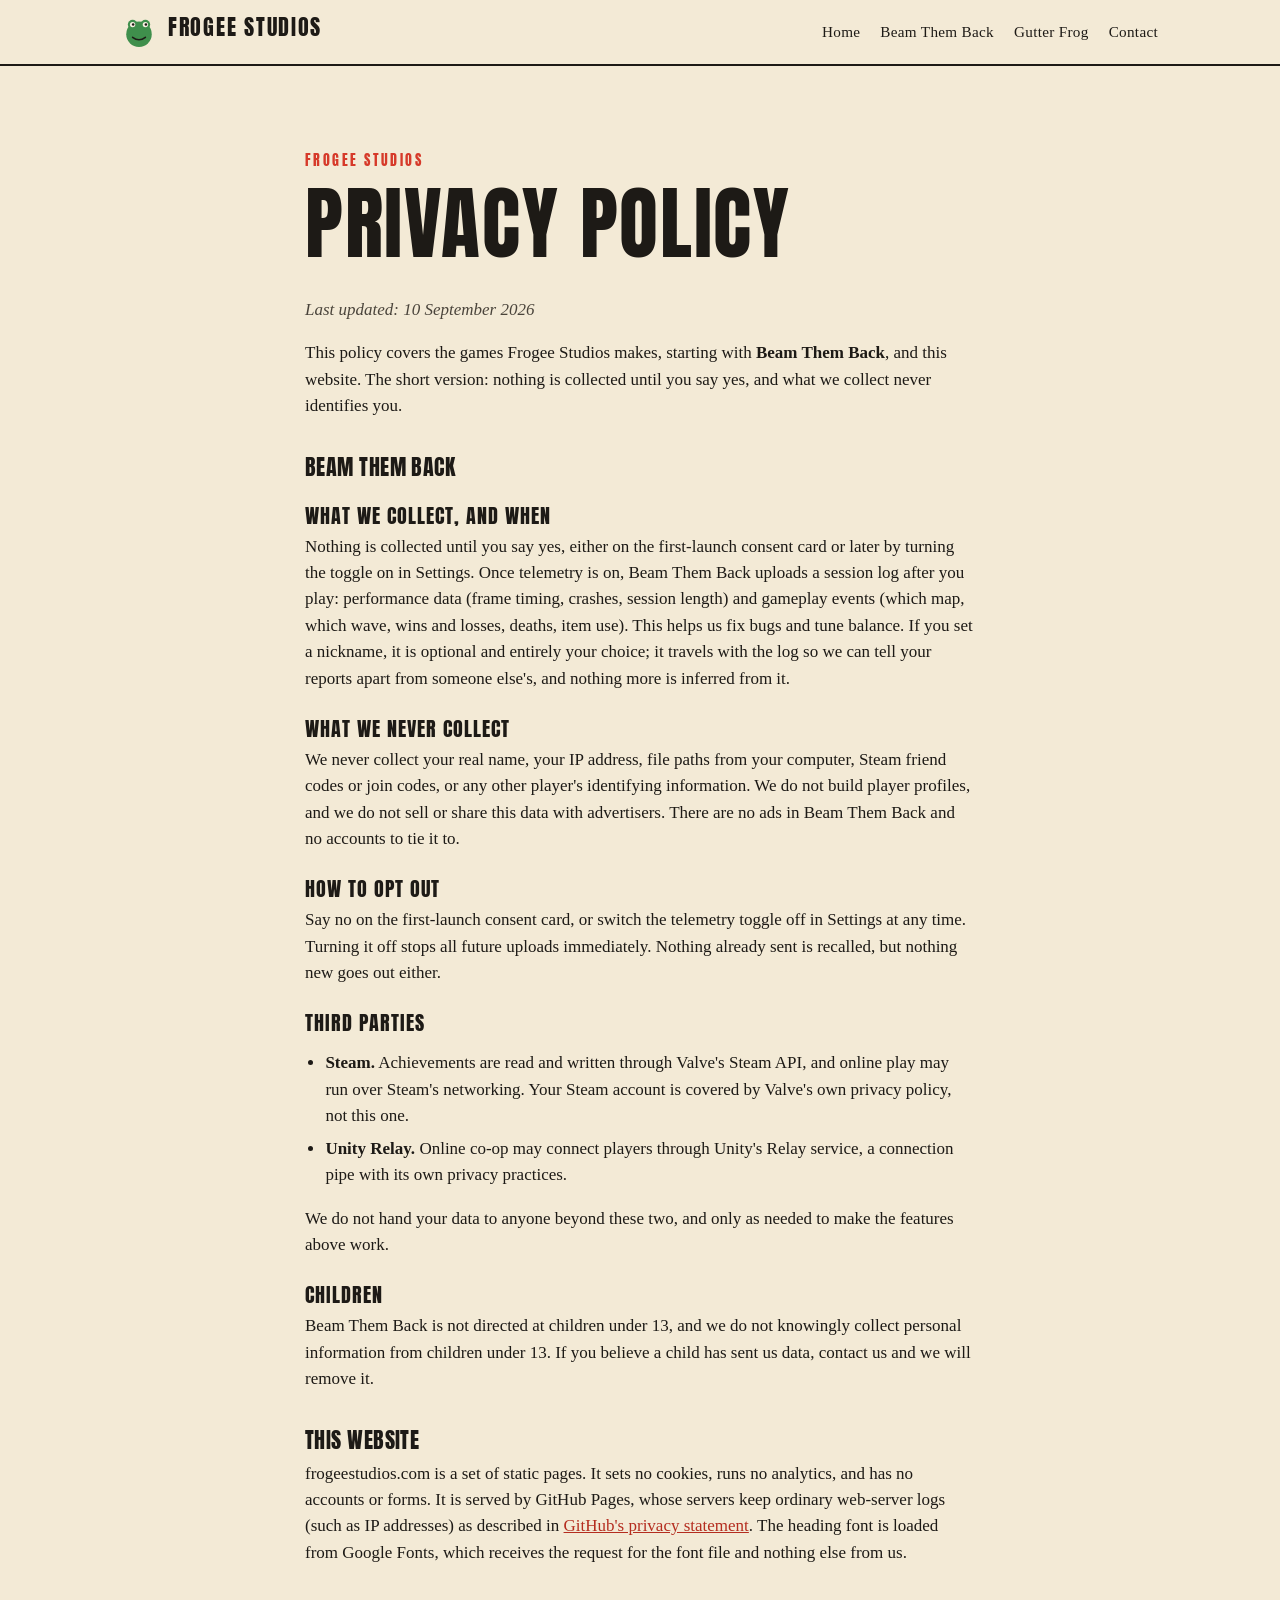
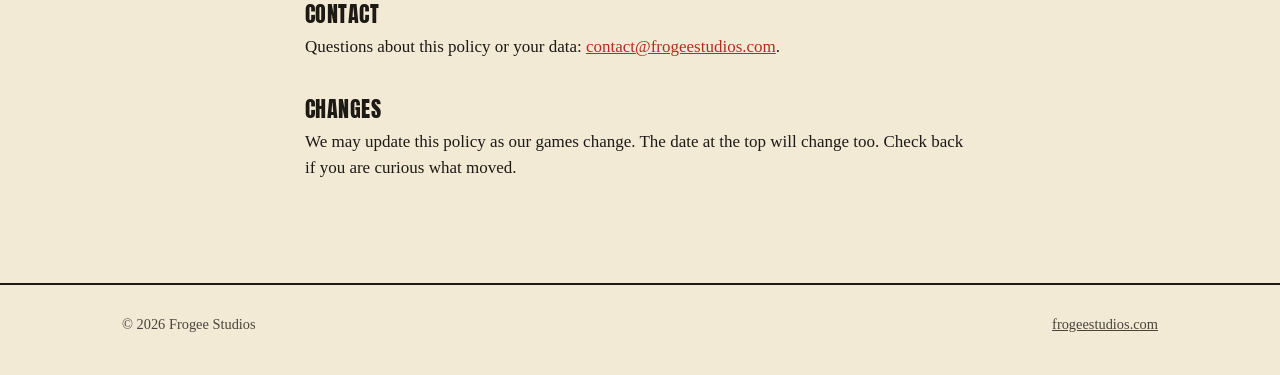
<file: privacy/index.html>
<!doctype html>
<html lang="en">
<head>
<meta charset="utf-8">
<meta name="viewport" content="width=device-width, initial-scale=1">
<title>Privacy Policy - Frogee Studios</title>
<meta name="description" content="What Frogee Studios games collect, when, and how to opt out. Nothing is collected until you say yes.">
<link rel="icon" href="/assets/img/favicon.svg" type="image/svg+xml">
<link rel="preconnect" href="https://fonts.googleapis.com">
<link rel="preconnect" href="https://fonts.gstatic.com" crossorigin>
<link href="https://fonts.googleapis.com/css2?family=Anton&display=swap" rel="stylesheet">
<link rel="stylesheet" href="/assets/site.css">
</head>
<body>

<header class="top">
  <div class="wrap">
    <a class="brand" href="/">
      <img class="frog" src="/assets/img/favicon.svg" alt="">
      <span class="display">Frogee Studios</span>
    </a>
    <nav>
      <a href="/">Home</a>
      <a href="/beam-them-back/">Beam Them Back</a>
      <a href="/frog/">Gutter Frog</a>
      <a href="/#contact">Contact</a>
    </nav>
  </div>
</header>

<section>
  <div class="wrap prose">
    <div class="kicker">Frogee Studios</div>
    <h1>Privacy Policy</h1>
    <p class="updated">Last updated: 10 September 2026</p>

    <p>This policy covers the games Frogee Studios makes, starting with <b>Beam Them Back</b>, and this website.
      The short version: nothing is collected until you say yes, and what we collect never identifies you.</p>

    <h2>Beam Them Back</h2>

    <h3>What we collect, and when</h3>
    <p>Nothing is collected until you say yes, either on the first-launch consent card or later by turning the
      toggle on in Settings. Once telemetry is on, Beam Them Back uploads a session log after you play:
      performance data (frame timing, crashes, session length) and gameplay events (which map, which wave, wins
      and losses, deaths, item use). This helps us fix bugs and tune balance. If you set a nickname, it is
      optional and entirely your choice; it travels with the log so we can tell your reports apart from someone
      else's, and nothing more is inferred from it.</p>

    <h3>What we never collect</h3>
    <p>We never collect your real name, your IP address, file paths from your computer, Steam friend codes or
      join codes, or any other player's identifying information. We do not build player profiles, and we do not
      sell or share this data with advertisers. There are no ads in Beam Them Back and no accounts to tie it
      to.</p>

    <h3>How to opt out</h3>
    <p>Say no on the first-launch consent card, or switch the telemetry toggle off in Settings at any time.
      Turning it off stops all future uploads immediately. Nothing already sent is recalled, but nothing new goes
      out either.</p>

    <h3>Third parties</h3>
    <ul>
      <li><b>Steam.</b> Achievements are read and written through Valve's Steam API, and online play may run
        over Steam's networking. Your Steam account is covered by Valve's own privacy policy, not this one.</li>
      <li><b>Unity Relay.</b> Online co-op may connect players through Unity's Relay service, a connection pipe
        with its own privacy practices.</li>
    </ul>
    <p>We do not hand your data to anyone beyond these two, and only as needed to make the features above
      work.</p>

    <h3>Children</h3>
    <p>Beam Them Back is not directed at children under 13, and we do not knowingly collect personal information
      from children under 13. If you believe a child has sent us data, contact us and we will remove it.</p>

    <h2>This website</h2>
    <p>frogeestudios.com is a set of static pages. It sets no cookies, runs no analytics, and has no accounts or
      forms. It is served by GitHub Pages, whose servers keep ordinary web-server logs (such as IP addresses) as
      described in <a href="https://docs.github.com/en/site-policy/privacy-policies/github-general-privacy-statement">GitHub's privacy statement</a>.
      The heading font is loaded from Google Fonts, which receives the request for the font file and nothing
      else from us.</p>

    <h2>Contact</h2>
    <p>Questions about this policy or your data:
      <a href="mailto:contact@frogeestudios.com">contact@frogeestudios.com</a>.</p>

    <h2>Changes</h2>
    <p>We may update this policy as our games change. The date at the top will change too. Check back if you are
      curious what moved.</p>
  </div>
</section>

<footer>
  <div class="wrap">
    <span>&copy; 2026 Frogee Studios</span>
    <span><a href="/">frogeestudios.com</a></span>
  </div>
</footer>

</body>
</html>
</file>
<file: assets/site.css>
/* Frogee Studios - one stylesheet for the whole site. Poster paper, ink, one red, one green. */
:root {
  --paper: #f3ead6;
  --paper-2: #e9dcbf;
  --ink: #1d1a16;
  --ink-2: #4a443b;
  --red: #d63a2a;
  --red-2: #b42d1f;
  --green: #3f8f4c;
  --cream: #f6efe0;
  --line: rgba(29, 26, 22, .18);
  --max: 1080px;
}
* { box-sizing: border-box; }
html { scroll-behavior: smooth; }
body {
  margin: 0;
  background: var(--paper);
  color: var(--ink);
  font: 17px/1.55 Georgia, "Times New Roman", serif;
}
a { color: var(--red-2); }
a:hover { color: var(--red); }
img { max-width: 100%; height: auto; display: block; }
h1, h2, h3, .display {
  font-family: Anton, Impact, "Arial Narrow", sans-serif;
  font-weight: 400;
  letter-spacing: .02em;
  text-transform: uppercase;
  line-height: 1.05;
  margin: 0 0 .4em;
}
h1 { font-size: clamp(2.6rem, 7vw, 5rem); }
h2 { font-size: clamp(1.6rem, 3.6vw, 2.4rem); }
h3 { font-size: 1.25rem; letter-spacing: .05em; }
p { margin: 0 0 1em; }
.wrap { max-width: var(--max); margin: 0 auto; padding: 0 22px; }

/* header / nav */
.top { border-bottom: 2px solid var(--ink); background: var(--paper); }
.top .wrap { display: flex; flex-wrap: wrap; align-items: center; justify-content: space-between; gap: 8px 18px; min-height: 64px; padding-block: 10px; }
.brand { display: flex; align-items: center; gap: 12px; text-decoration: none; color: var(--ink); }
.brand .display { font-size: 1.35rem; letter-spacing: .08em; white-space: nowrap; }
.frog { width: 34px; height: 34px; flex: none; }
nav { display: flex; flex-wrap: wrap; gap: 4px 20px; }
nav a { color: var(--ink); text-decoration: none; font-size: .95rem; letter-spacing: .02em; white-space: nowrap; }
nav a:hover { color: var(--red); }

/* hero */
.hero { position: relative; color: var(--cream); background: #1a1f33; overflow: hidden; }
.hero img.bg { position: absolute; inset: 0; width: 100%; height: 100%; object-fit: cover; opacity: .9; }
.hero .shade { position: absolute; inset: 0; background: linear-gradient(180deg, rgba(20,20,40,.15) 0%, rgba(20,20,40,.75) 100%); }
.hero .wrap { position: relative; padding: clamp(70px, 12vw, 150px) 22px clamp(50px, 8vw, 100px); }
.hero h1 { text-shadow: 0 3px 0 rgba(0,0,0,.35); }
.hero .lede { font-size: clamp(1.1rem, 2.2vw, 1.4rem); max-width: 34em; margin-bottom: 1.6em; }
.hero .logo { width: 100%; max-width: 620px; margin-bottom: 26px; }

/* buttons */
.btn {
  display: inline-block; padding: 12px 22px; border: 2px solid var(--ink);
  background: var(--red); color: var(--cream); text-decoration: none;
  font-family: Anton, Impact, "Arial Narrow", sans-serif; text-transform: uppercase; letter-spacing: .08em; font-size: 1.05rem;
  box-shadow: 4px 4px 0 var(--ink);
}
.btn:hover { background: var(--red-2); color: var(--cream); transform: translate(1px, 1px); box-shadow: 3px 3px 0 var(--ink); }
.btn.ghost { background: transparent; color: inherit; border-color: currentColor; box-shadow: none; }
.btn.ghost:hover { background: rgba(255,255,255,.08); transform: none; }
.btn { margin: 0 10px 10px 0; }
.note { font-size: .9rem; color: var(--ink-2); }
.hero .note { color: rgba(246,239,224,.8); }

/* sections */
section { padding: clamp(44px, 7vw, 84px) 0; }
section + section { border-top: 1px solid var(--line); }
.kicker { font-family: Anton, Impact, sans-serif; text-transform: uppercase; letter-spacing: .18em; color: var(--red); font-size: .85rem; margin-bottom: 10px; }
.cols { display: grid; gap: 28px; grid-template-columns: repeat(auto-fit, minmax(240px, 1fr)); }
.card { border: 2px solid var(--ink); background: var(--cream); box-shadow: 6px 6px 0 var(--ink); }
.card .body { padding: 20px 22px 24px; }
.game { display: grid; gap: 34px; grid-template-columns: 1.15fr 1fr; align-items: center; }
@media (max-width: 760px) { .game { grid-template-columns: 1fr; } }

/* gallery */
.gallery { display: grid; gap: 14px; grid-template-columns: repeat(auto-fit, minmax(280px, 1fr)); }
.gallery figure { margin: 0; border: 2px solid var(--ink); background: #000; }
.gallery figcaption { font-size: .85rem; padding: 8px 10px; background: var(--cream); color: var(--ink-2); }

/* lists */
ul.feat { padding-left: 1.1em; }
ul.feat li { margin-bottom: .45em; }
ul.feat b { color: var(--ink); }

/* prose (privacy) */
.prose { max-width: 42em; }
.prose h2 { margin-top: 1.6em; font-size: 1.4rem; }
.prose h3 { margin-top: 1.3em; }
.prose ul { padding-left: 1.2em; }
.prose li { margin-bottom: .4em; }
.updated { color: var(--ink-2); font-style: italic; }
pre.credits { font: .85rem/1.45 ui-monospace, Consolas, monospace; background: var(--cream); border: 1px solid var(--line); padding: 16px 18px; overflow-x: auto; white-space: pre-wrap; }

/* footer */
footer { border-top: 2px solid var(--ink); padding: 28px 0 40px; font-size: .9rem; color: var(--ink-2); }
footer .wrap { display: flex; flex-wrap: wrap; gap: 8px 24px; justify-content: space-between; }
footer a { color: var(--ink-2); }

/* trailer */
.trailer video { width: 100%; height: auto; display: block; border: 2px solid var(--ink); background: #000; box-shadow: 6px 6px 0 var(--ink); }
.trailer .note { margin-top: 14px; }

/* screenshot lightbox */
.gallery a.shot { display: block; cursor: zoom-in; }
.lightbox { border: 0; padding: 0; background: transparent; max-width: 100vw; max-height: 100vh; width: 100vw; height: 100vh; margin: 0; color: var(--cream); }
.lightbox::backdrop { background: rgba(10, 8, 6, .94); }
.lightbox img { position: absolute; inset: 0; margin: auto; max-width: calc(100vw - 32px); max-height: calc(100vh - 96px); width: auto; height: auto; }
.lightbox button { position: absolute; z-index: 1; background: rgba(0,0,0,.45); color: var(--cream); border: 2px solid var(--cream); font: 2rem/1 Georgia, serif; width: 48px; height: 48px; cursor: pointer; }
.lightbox button:hover { background: var(--red); }
.lb-close { top: 16px; right: 16px; }
.lb-prev, .lb-next { top: 50%; transform: translateY(-50%); }
.lb-prev { left: 16px; }
.lb-next { right: 16px; }
.lb-cap { position: absolute; left: 0; right: 0; bottom: 18px; margin: 0; text-align: center; font-size: .95rem; padding: 0 80px; }
@media (max-width: 600px) { .lightbox button { width: 40px; height: 40px; font-size: 1.5rem; } .lb-cap { padding: 0 16px; bottom: 12px; } }
</file>
